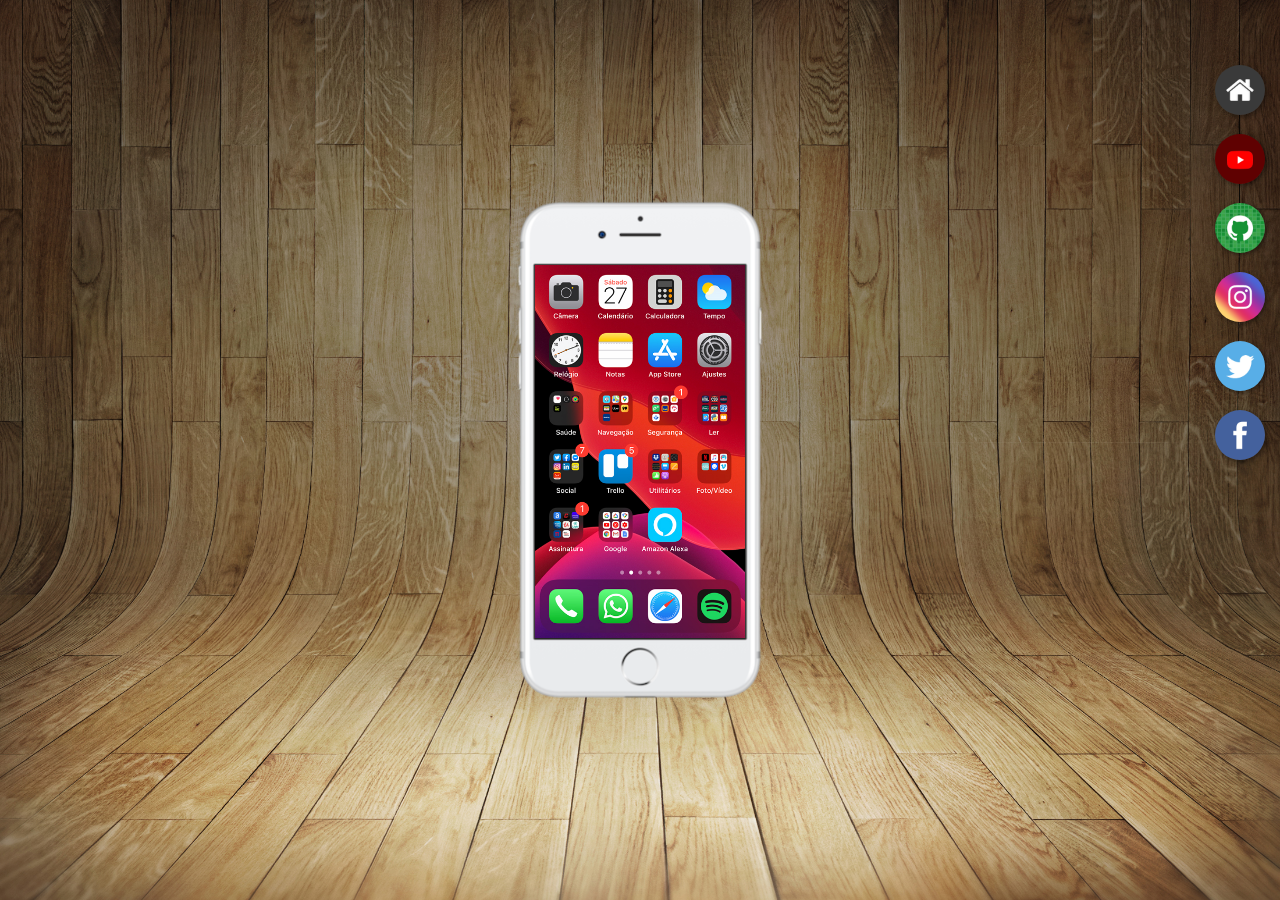
<file: index.html>
<!DOCTYPE html>
<html lang="pt-br">
<head>
    <meta charset="UTF-8">
    <meta http-equiv="X-UA-Compatible" content="IE=edge">
    <meta name="viewport" content="width=device-width, initial-scale=1.0">
    <title>Projeto Redes Sociais</title>
    <link rel="shortcut icon" href="favicon.ico" type="image/x-icon">
    <link rel="stylesheet" href="./estilos/style.css">
</head>
<body>
    <main>
        <section id="telefone">
            <iframe src="home.html" frameborder="0" name="tela" id="tela">
                Não foi possível carregar o iframe
            </iframe>
        </section>
        <section id="redes-sociais">
            <a href="home.html" target="tela"><img src="imagens/logo-home.jpg" alt="Home"></a>
            <a href="youtube.html" target="tela"><img src="imagens/logo-youtube.jpg" alt="Youtube"></a>
            <a href="github.html" target="tela"><img src="imagens/logo-github.jpg" alt="GitHub"></a>
            <a href="instagram.html" target="tela"><img src="imagens/logo-instagram.jpg" alt="Instagram"></a>
            <a href="twitter.html" target="tela"><img src="imagens/logo-twitter.jpg" alt="Twitter"></a>
            <a href="facebook.html" target="tela"><img src="imagens/logo-facebook.jpg" alt="Facebook"></a>
        </section>
    </main>
</body>
</html>
</file>
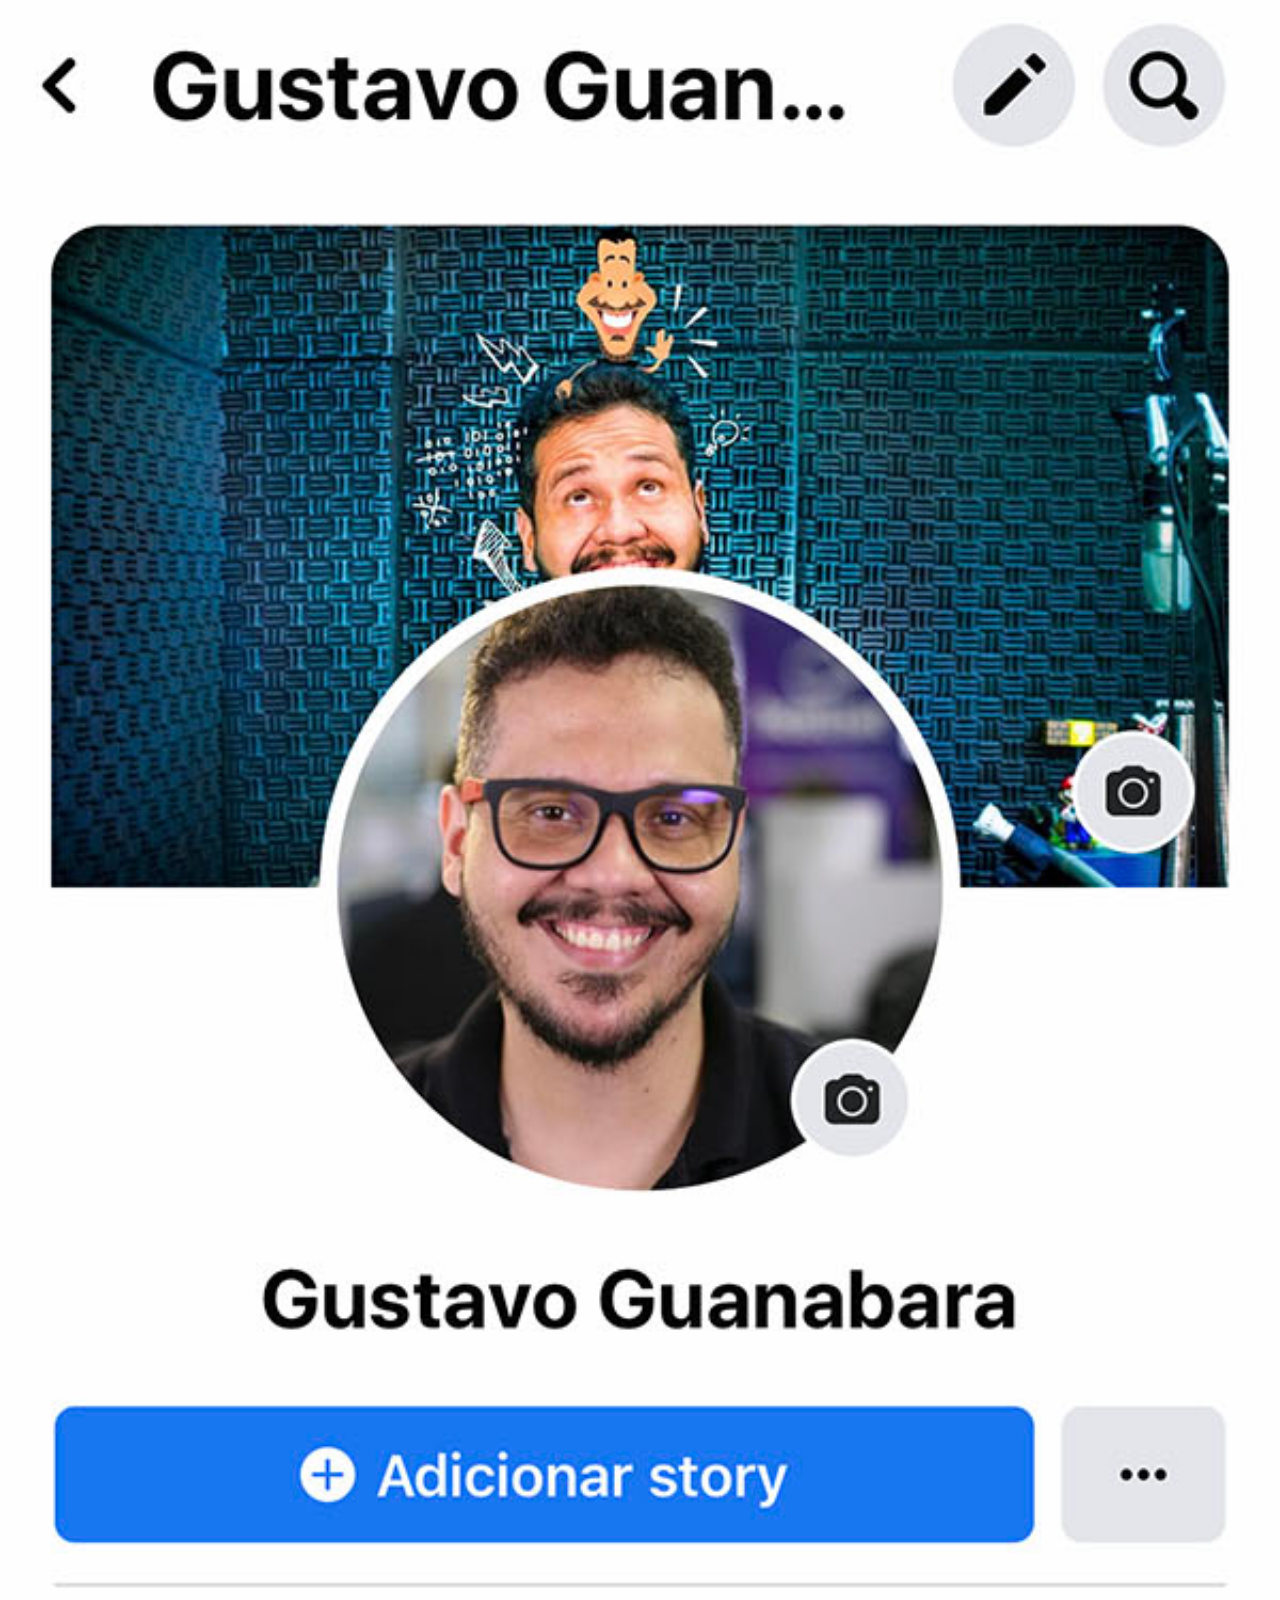
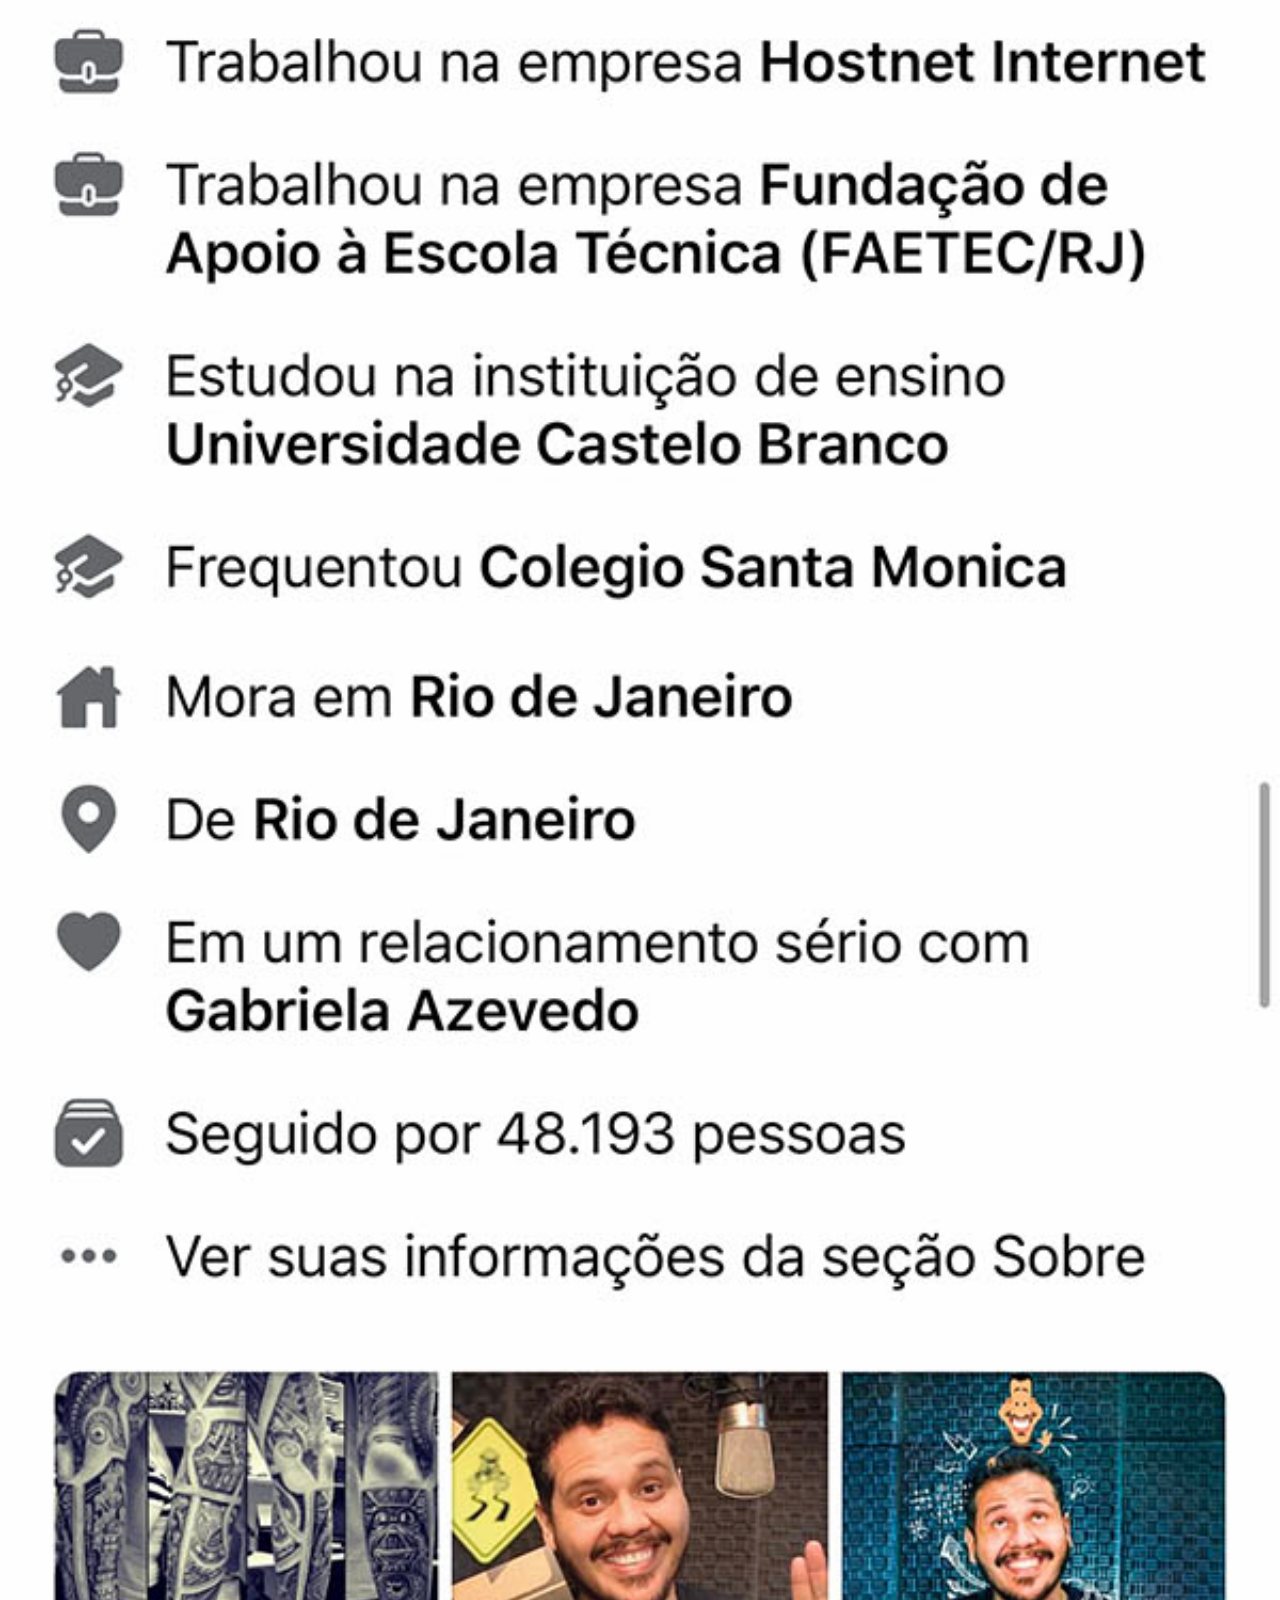
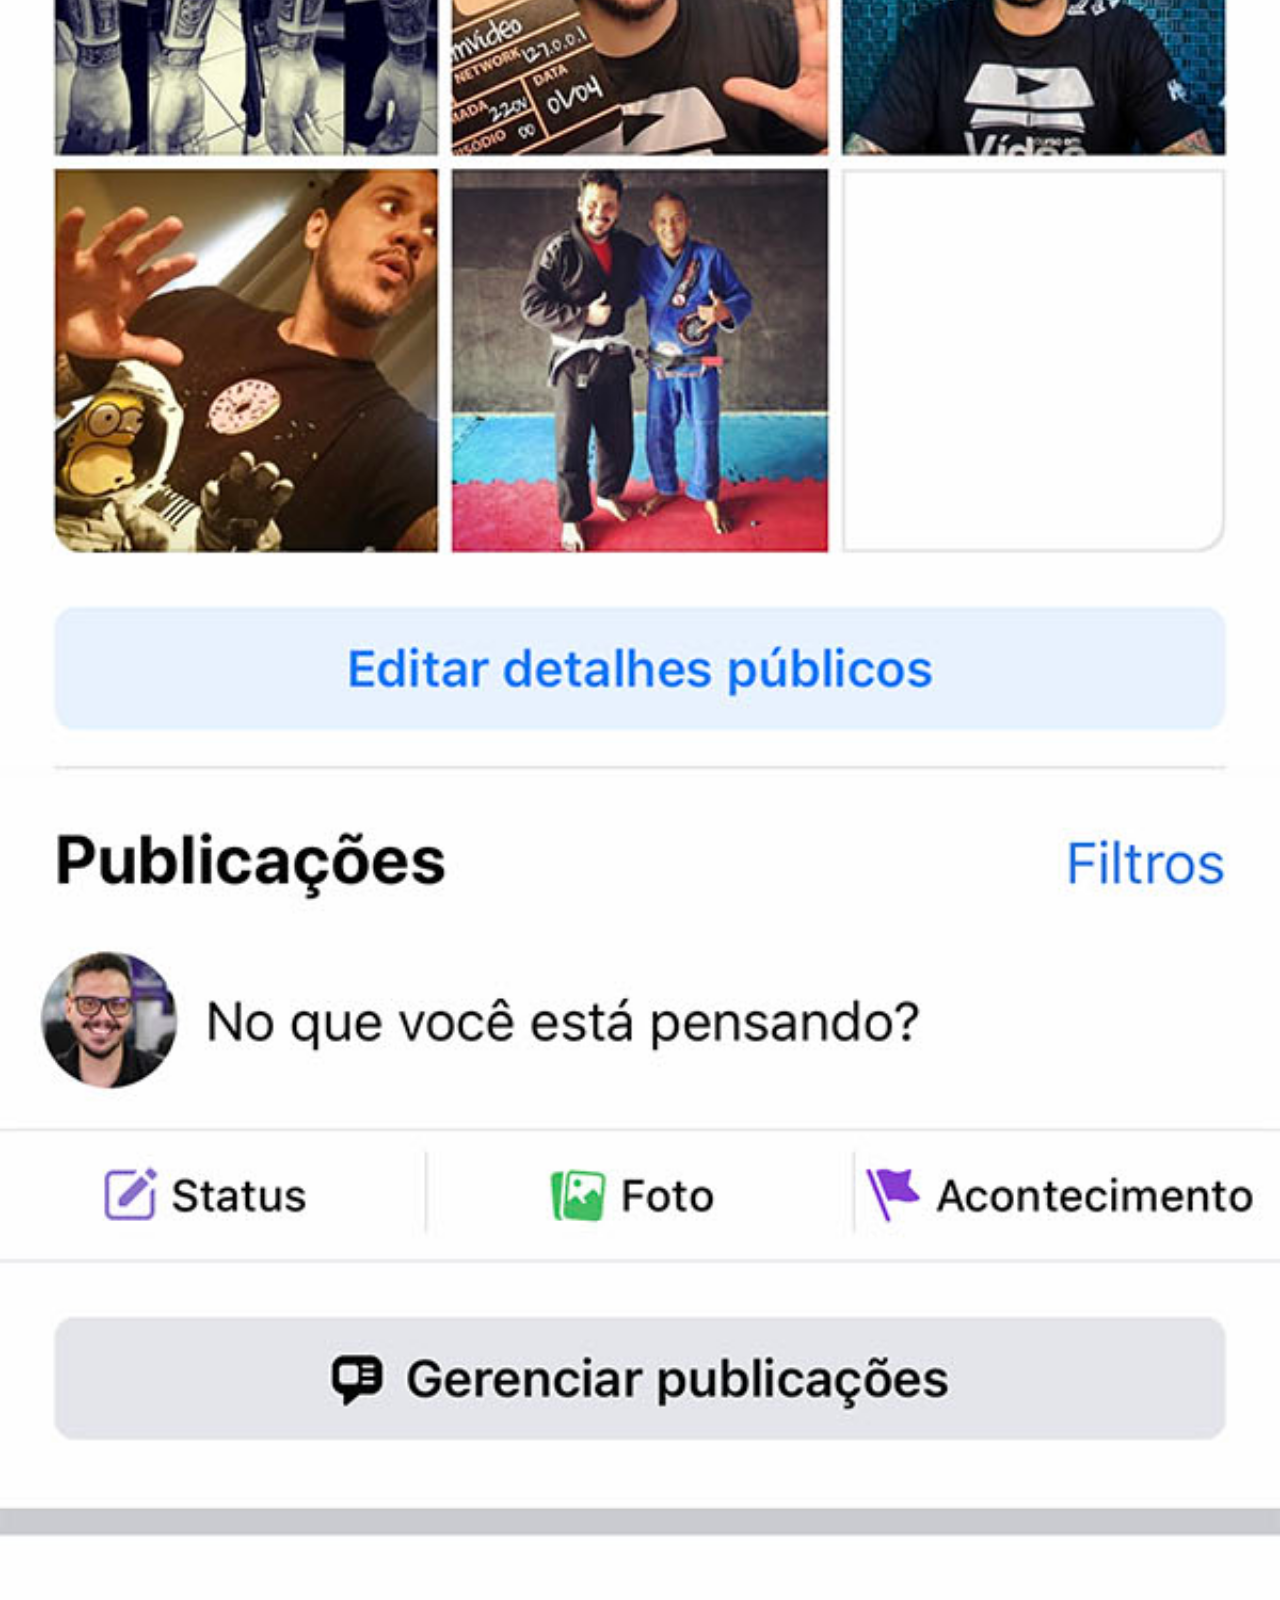
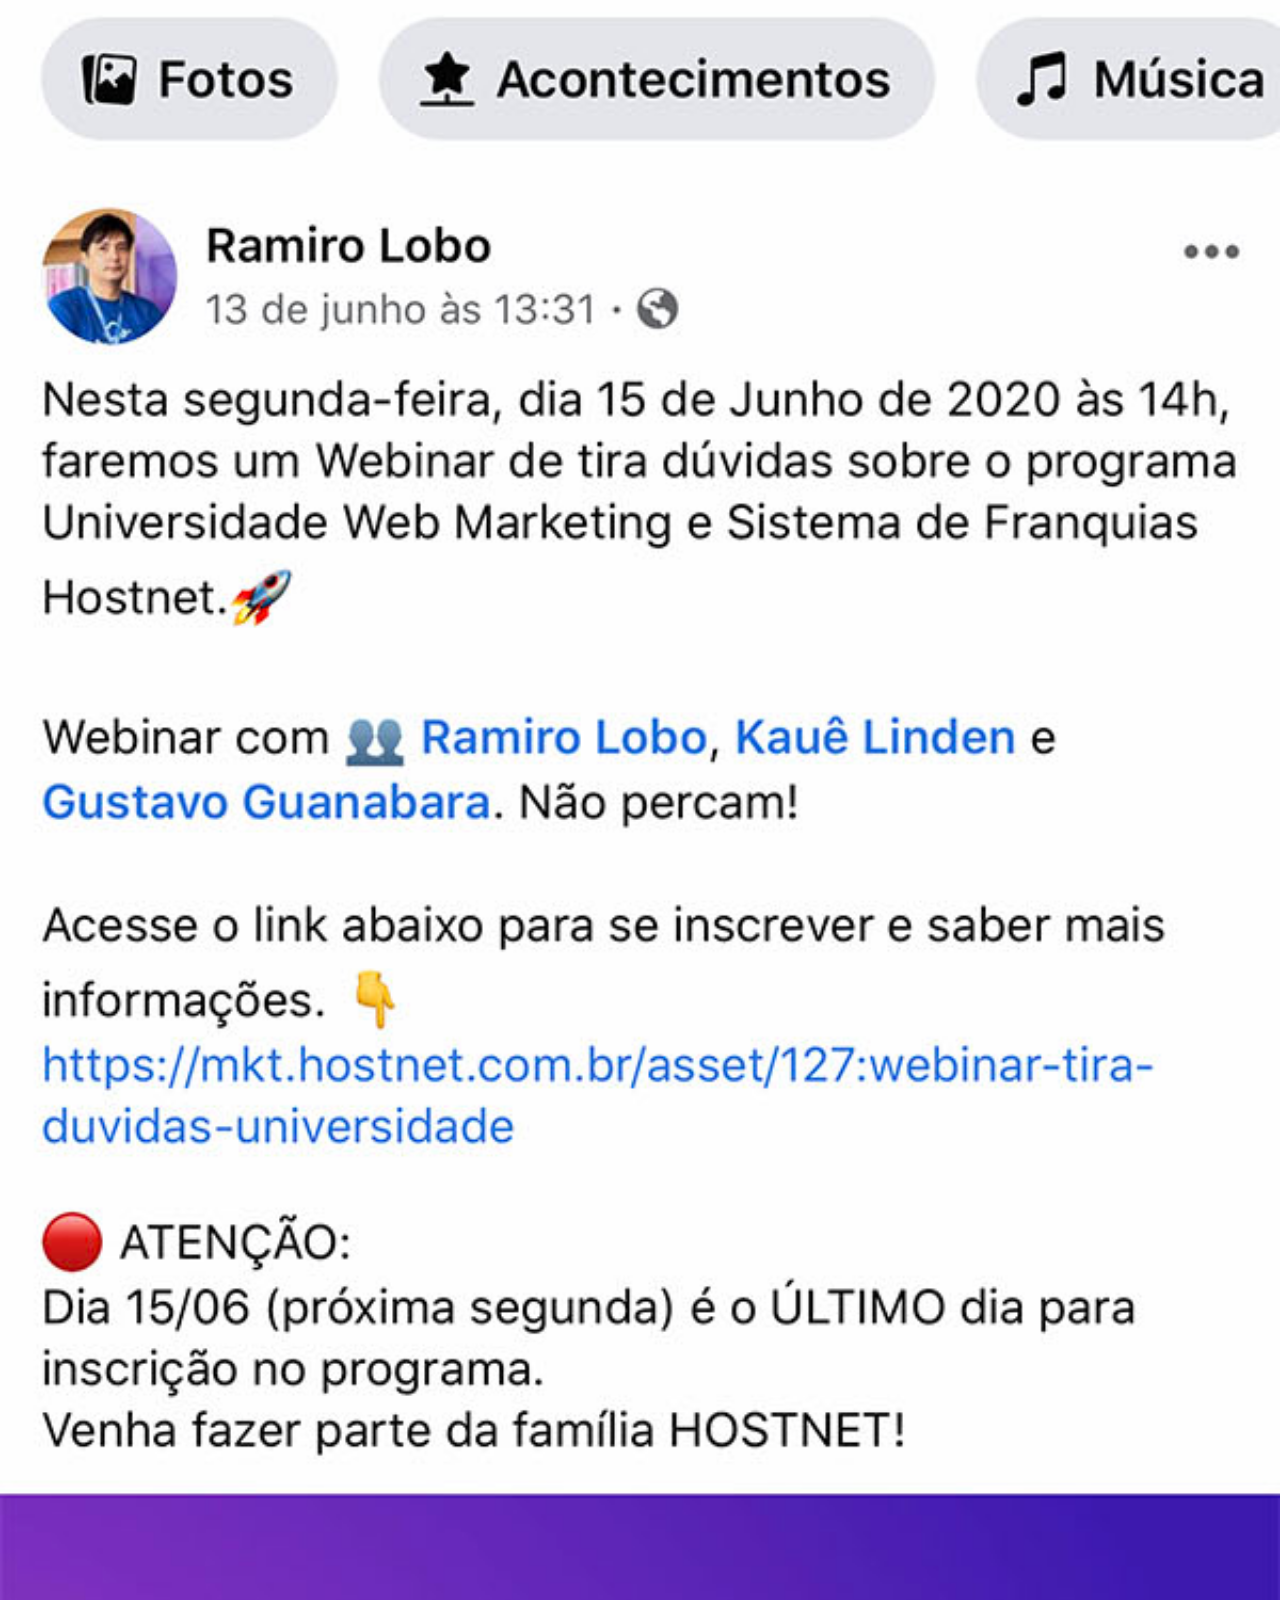
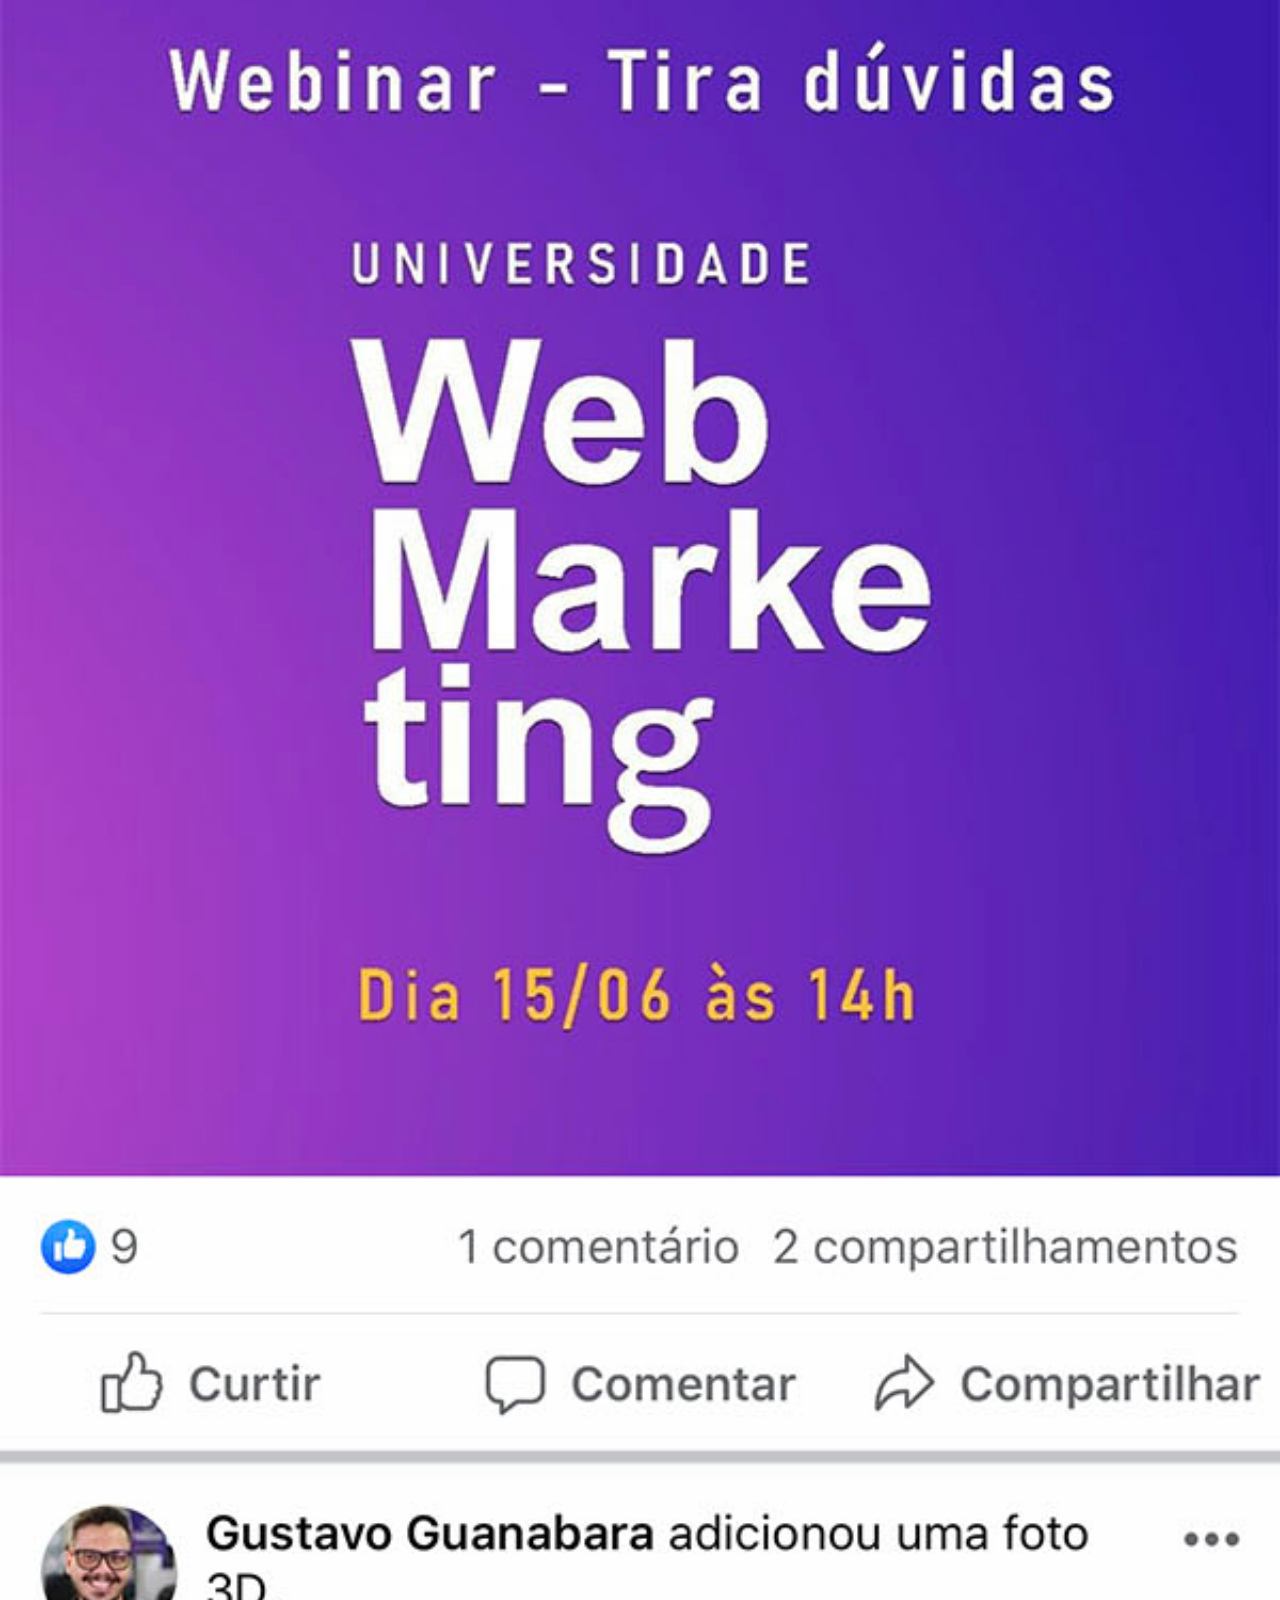
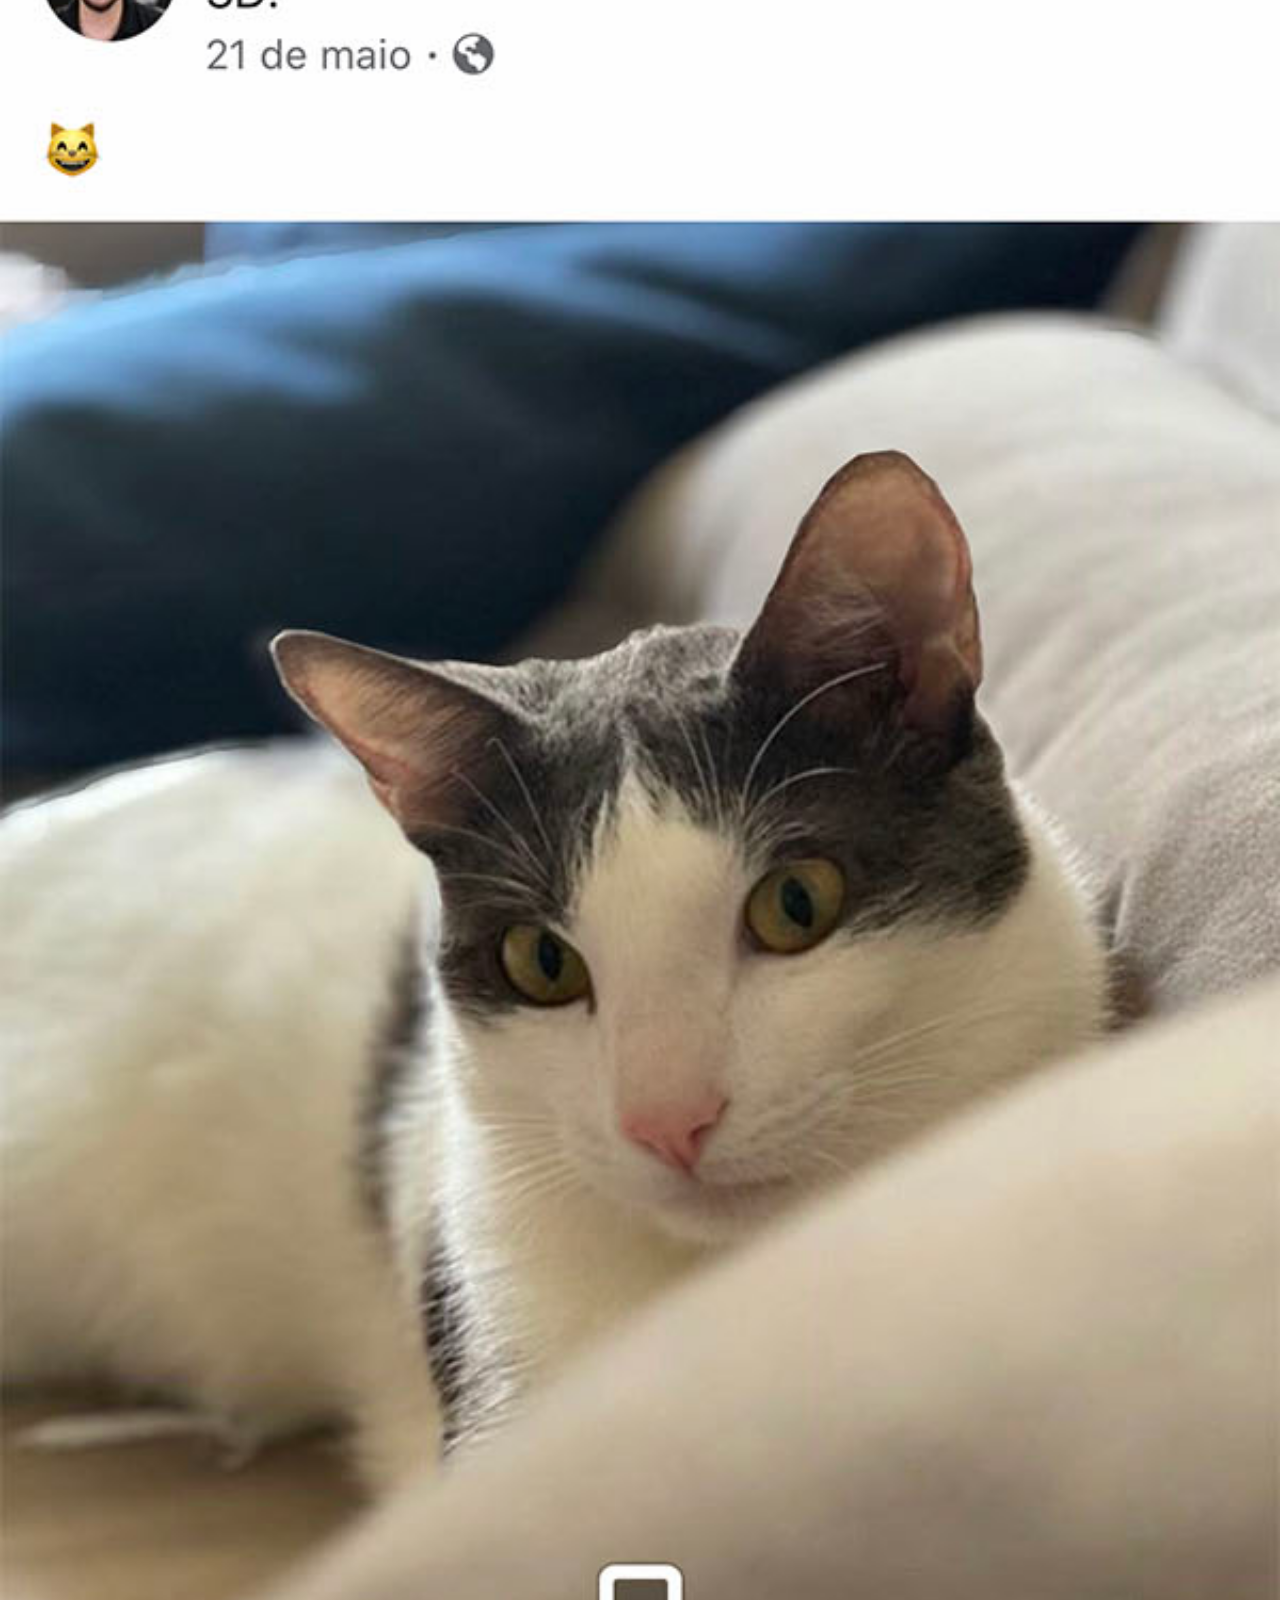
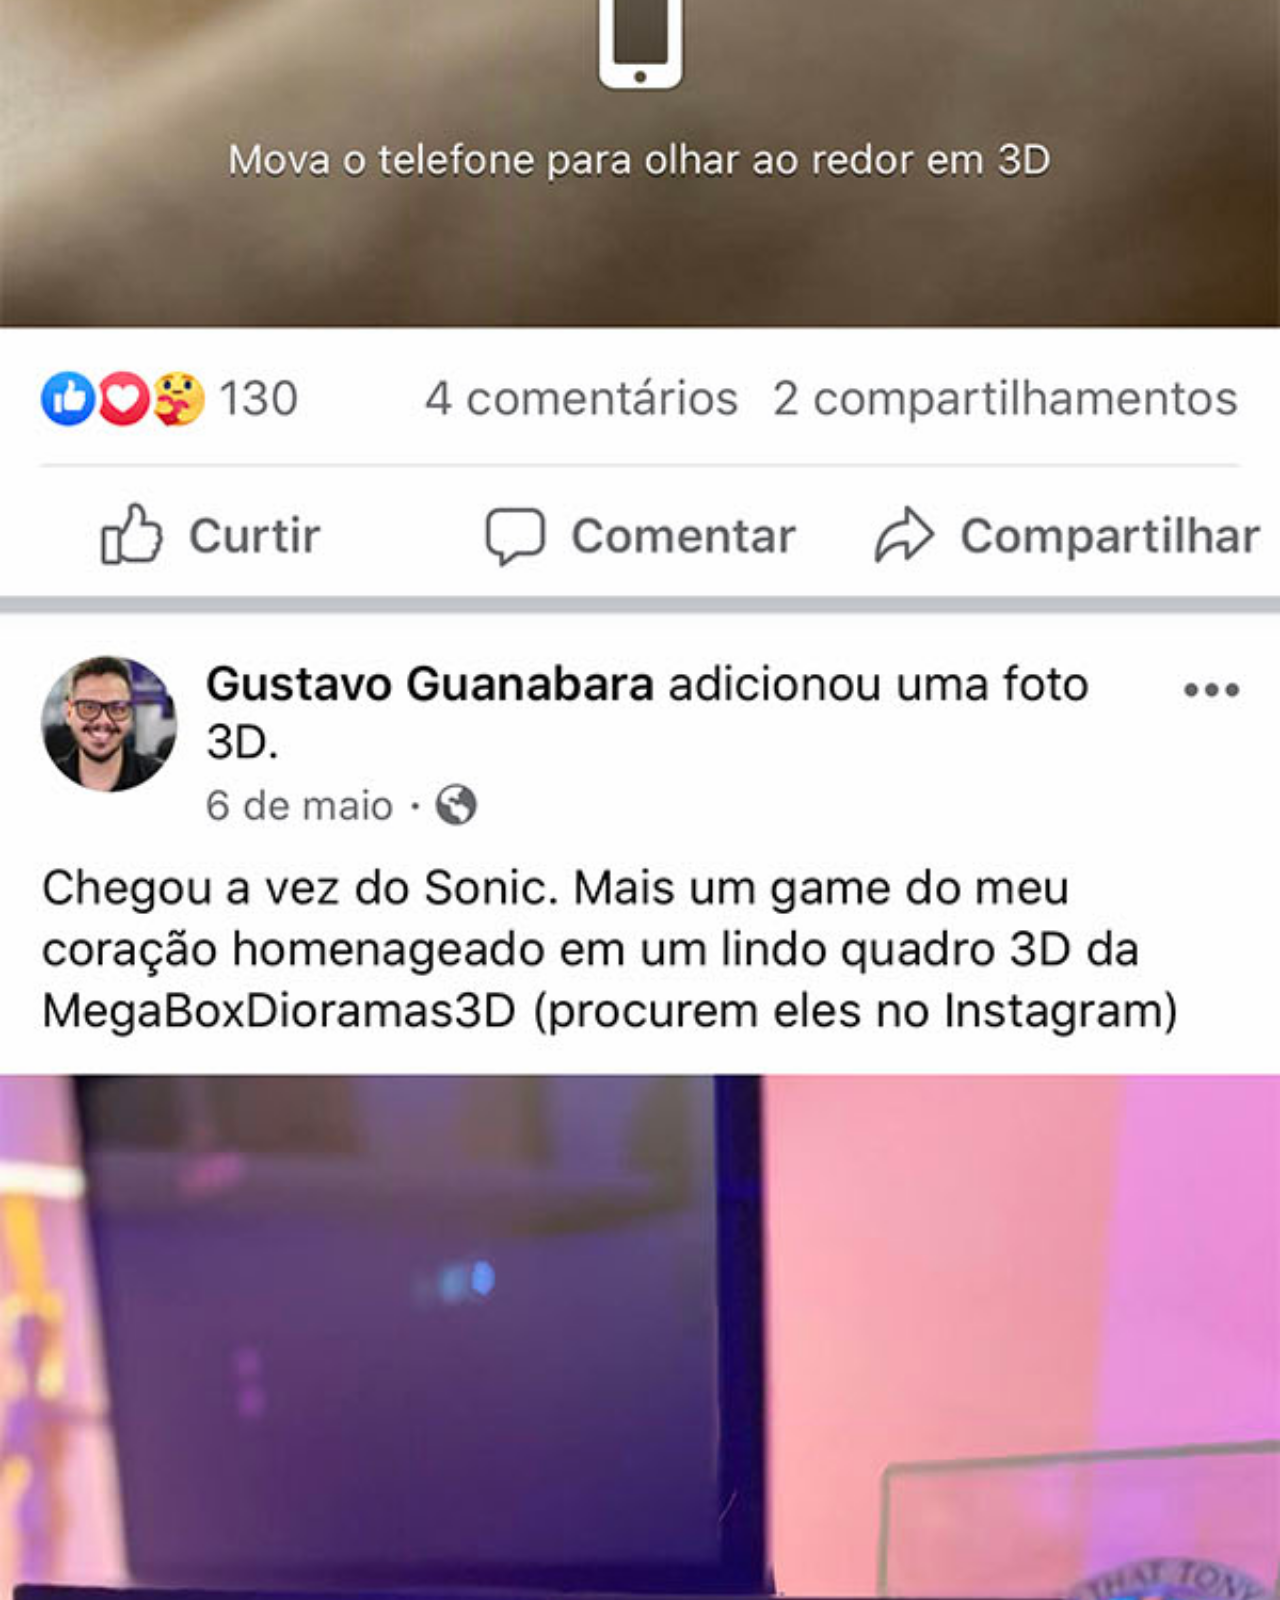
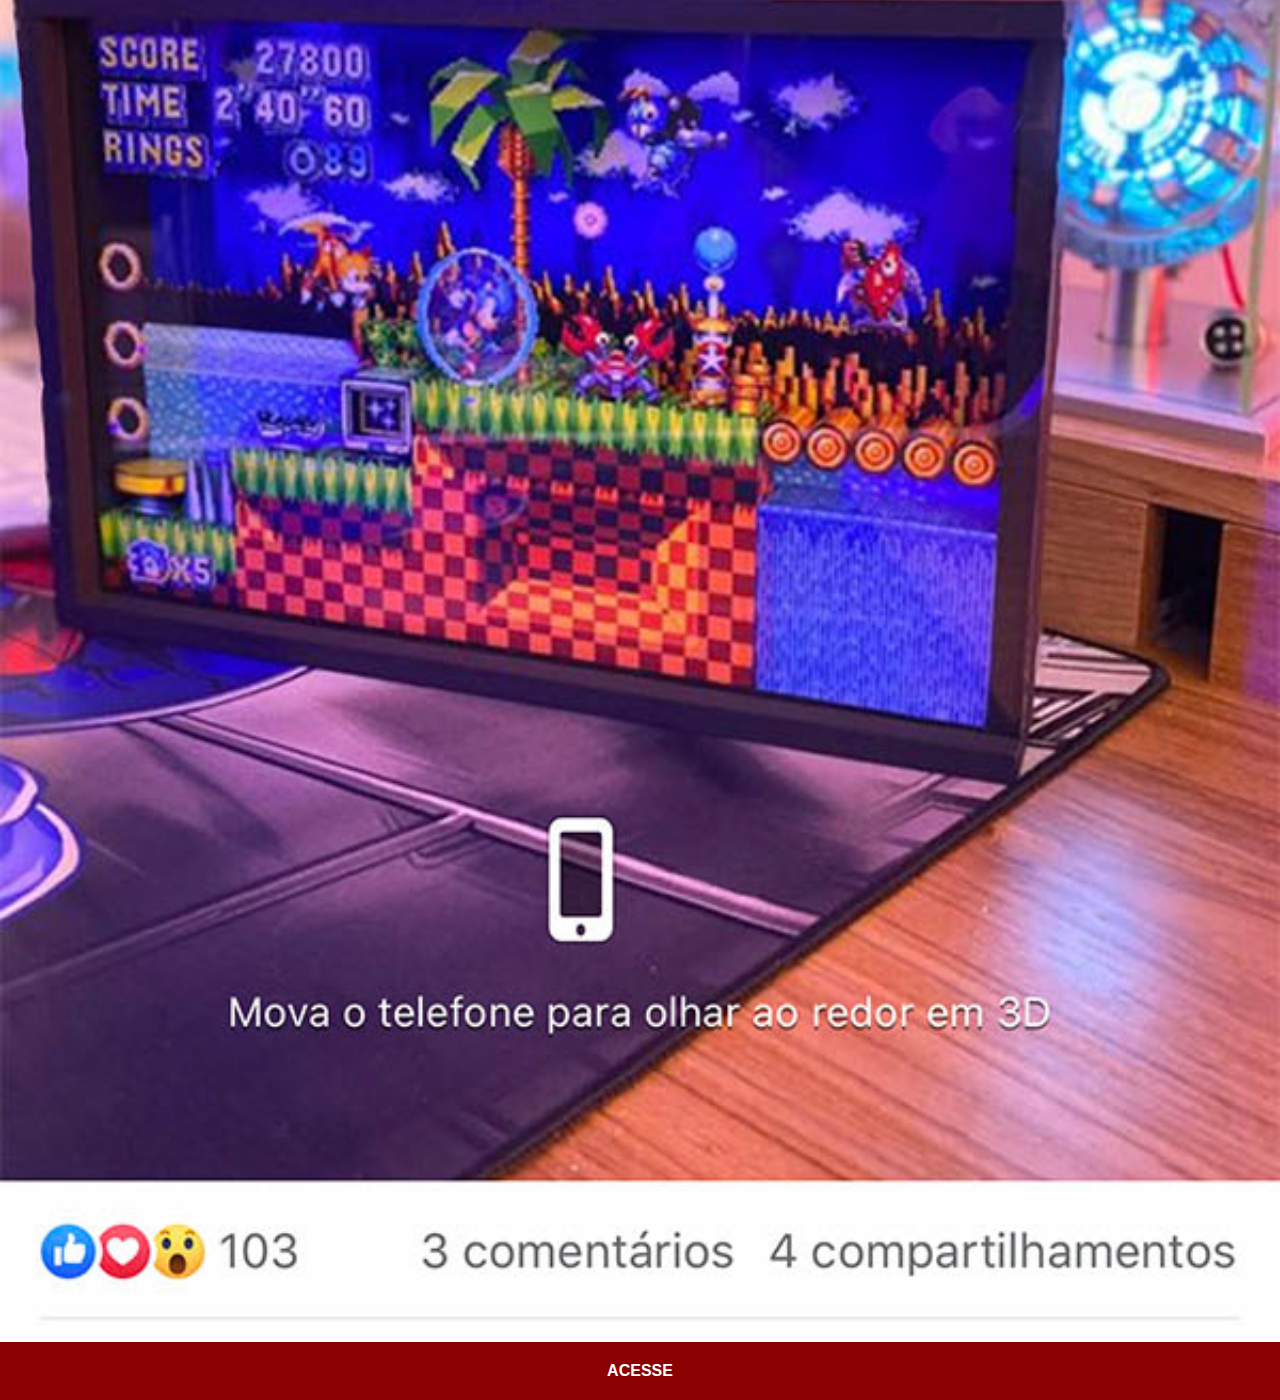
<file: facebook.html>
<!DOCTYPE html>
<html lang="pt-br">
<head>
    <meta charset="UTF-8">
    <meta http-equiv="X-UA-Compatible" content="IE=edge">
    <meta name="viewport" content="width=device-width, initial-scale=1.0">
    <title>Facebook</title>
    <link rel="stylesheet" href="estilos/social.css">
</head>
<body>
    <img src="imagens/tela-facebook.jpg" alt="Facebook">
    <a href="https://www.facebook.com/gustavoguanabara/?locale=pt_BR" target="_blank">ACESSE</a>    
</body>
</html>
</file>
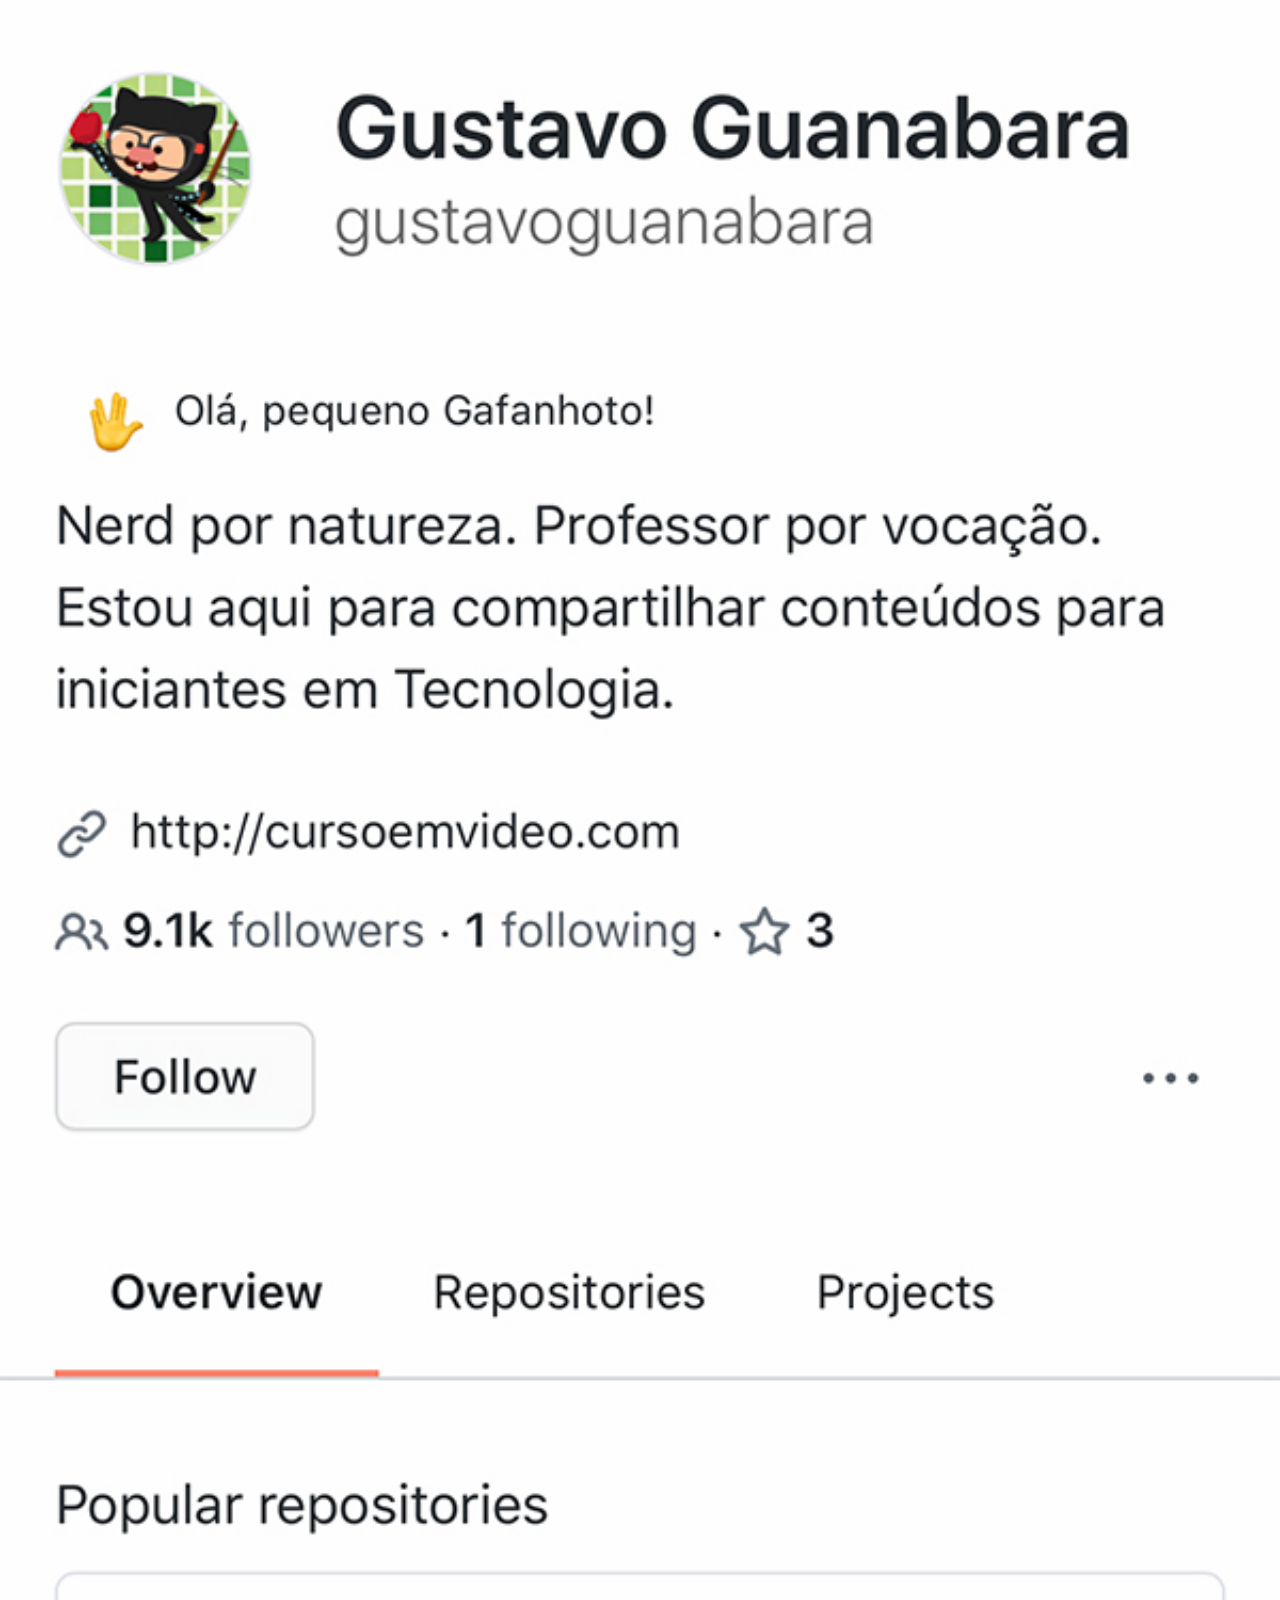
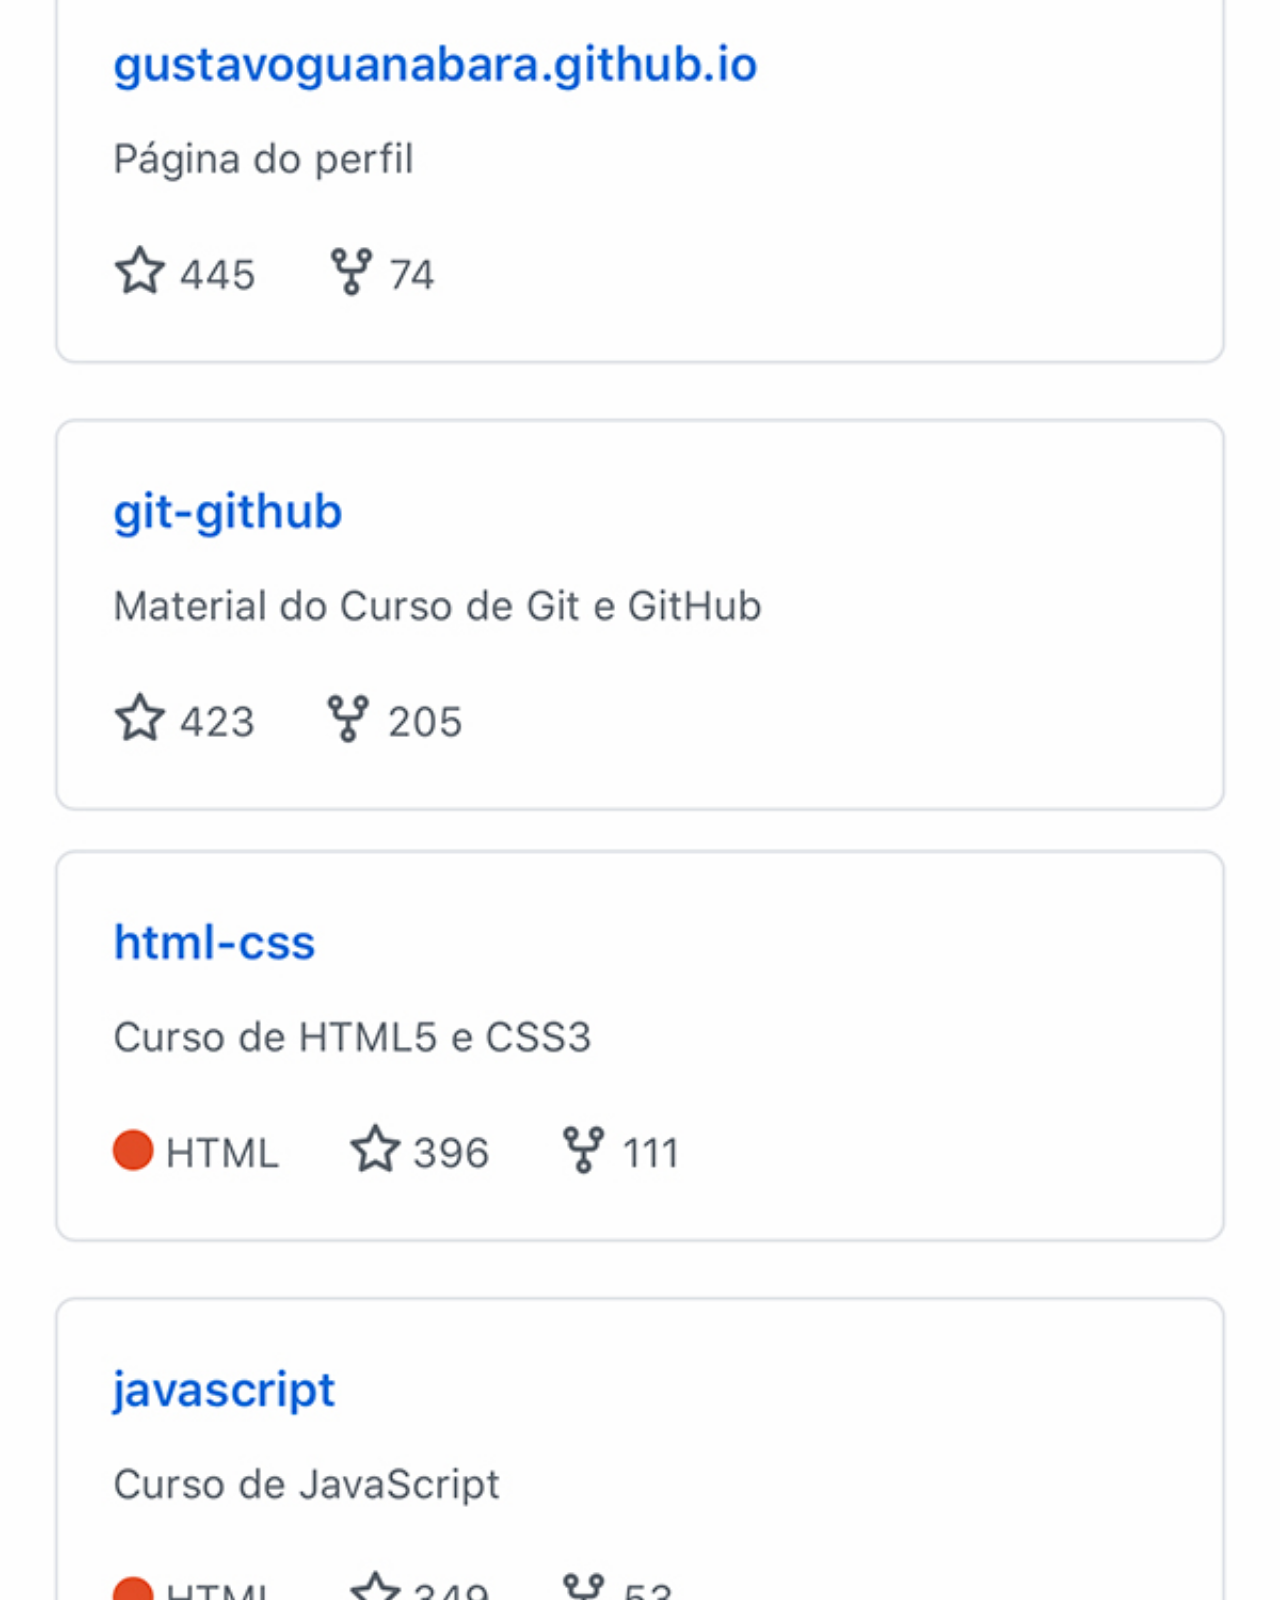
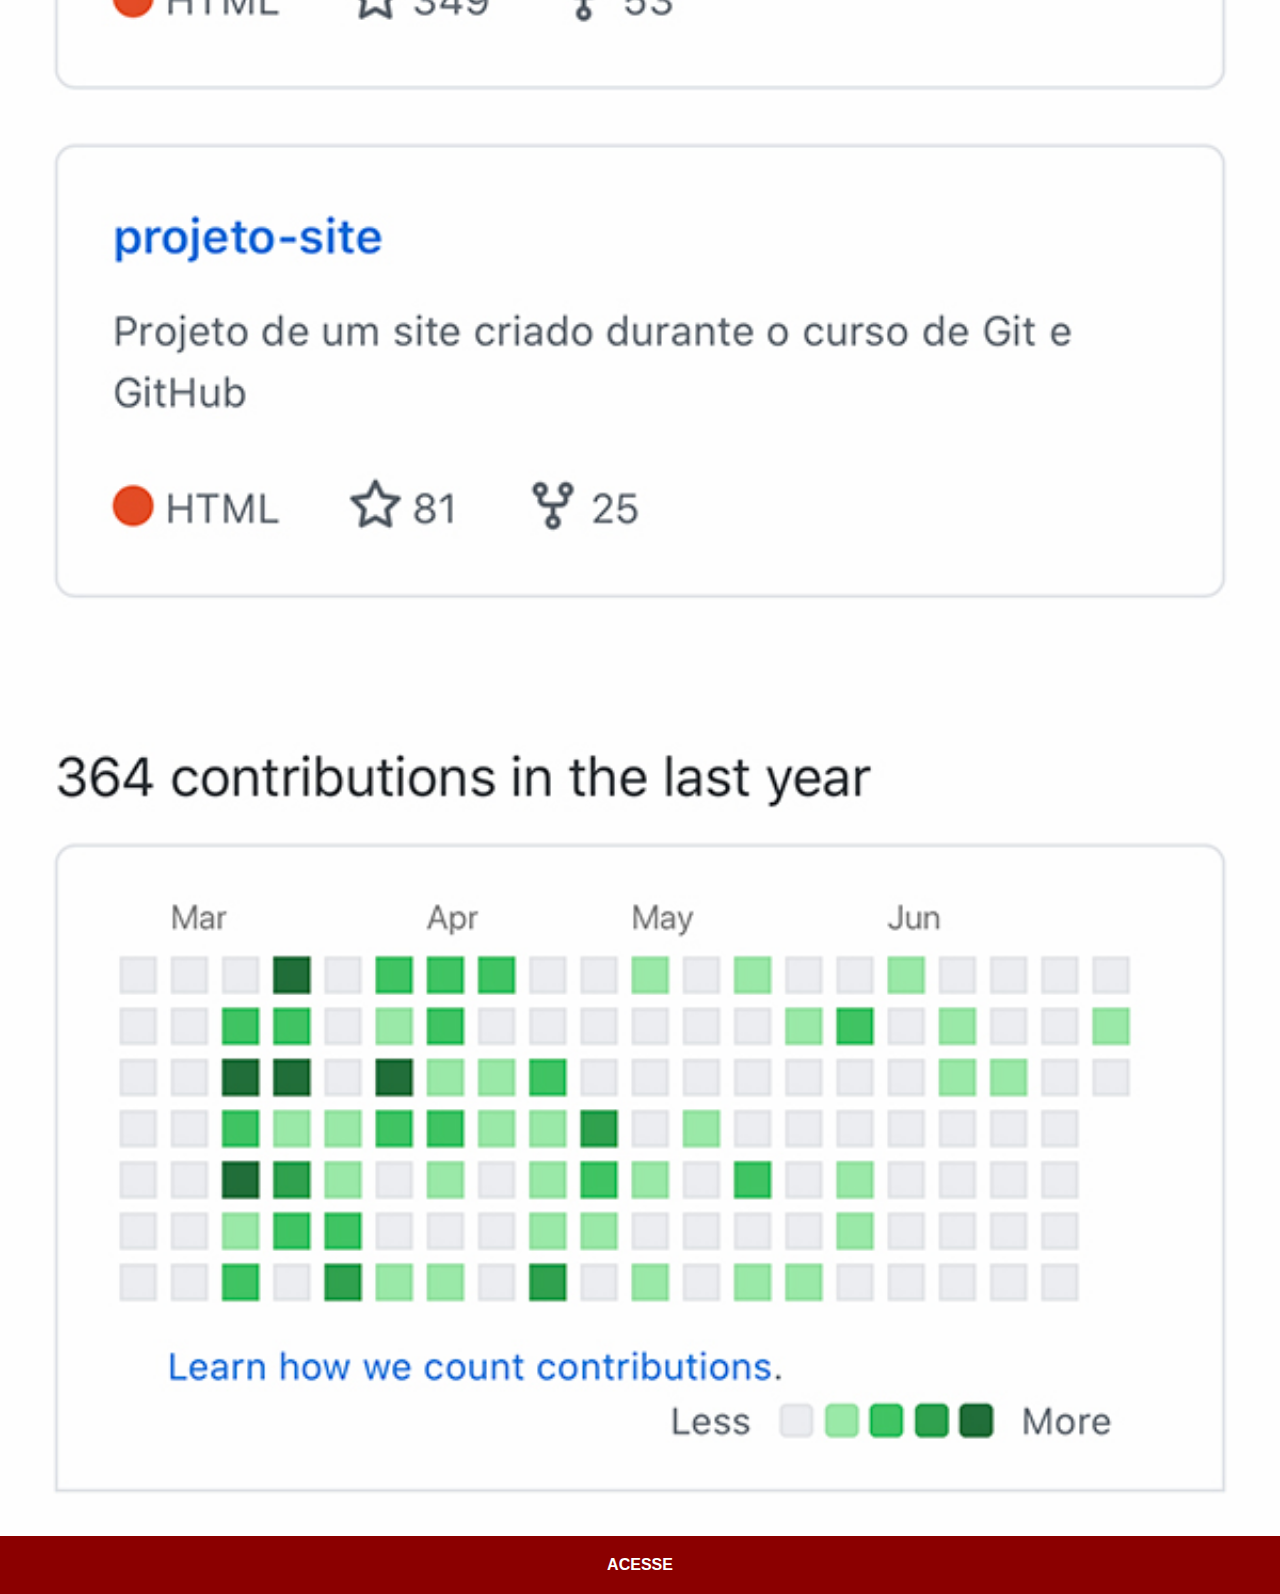
<file: github.html>
<!DOCTYPE html>
<html lang="pt-br">
<head>
    <meta charset="UTF-8">
    <meta http-equiv="X-UA-Compatible" content="IE=edge">
    <meta name="viewport" content="width=device-width, initial-scale=1.0">
    <title>GitHub</title>
    <link rel="stylesheet" href="estilos/social.css">
</head>
<body>
    <img src="imagens/tela-github.jpg" alt="GitHub">   
    <a href="https://github.com/gustavoguanabara" target="_blank">ACESSE</a> 
</body>
</html>
</file>
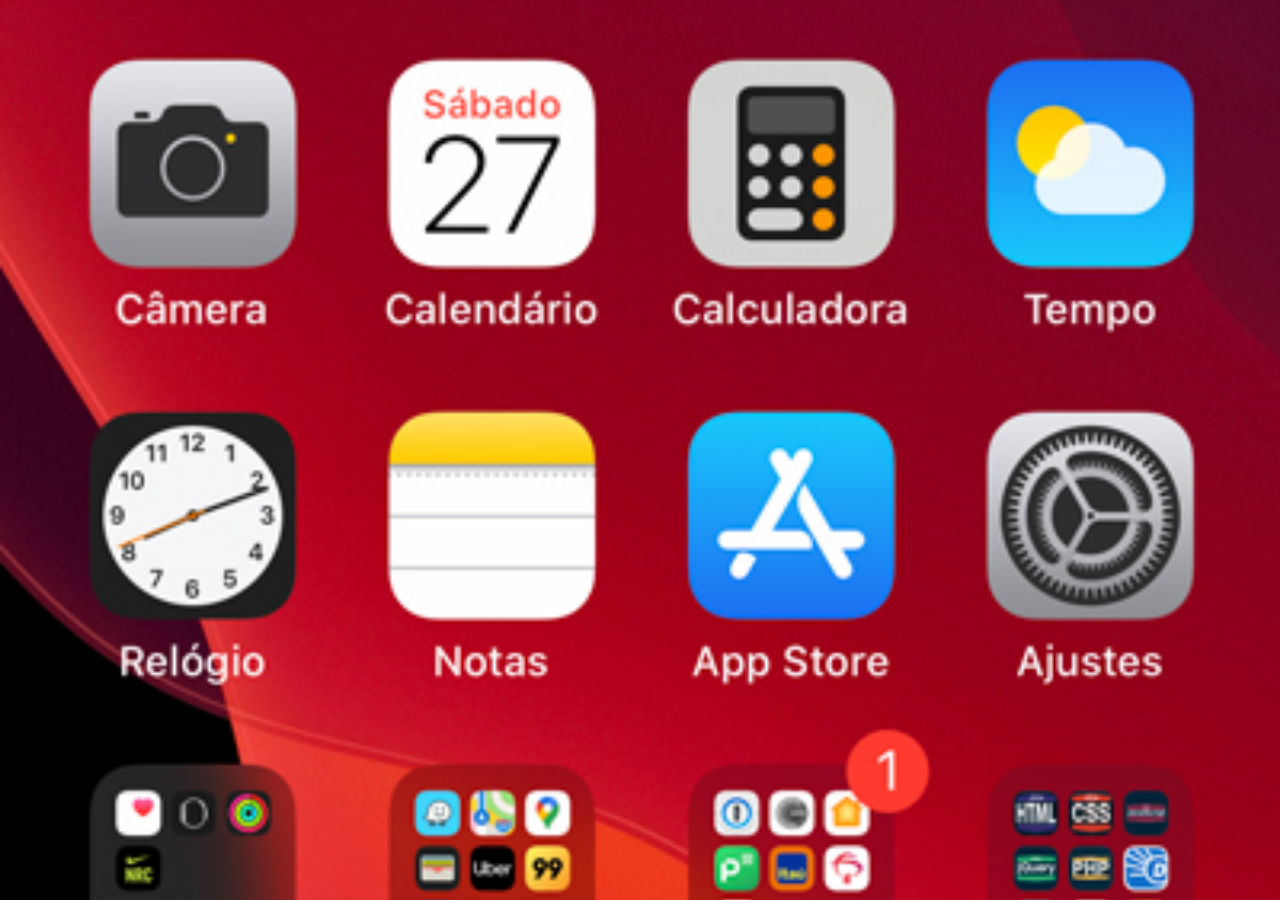
<file: home.html>
<!DOCTYPE html>
<html lang="pt-br">
<head>
    <meta charset="UTF-8">
    <meta http-equiv="X-UA-Compatible" content="IE=edge">
    <meta name="viewport" content="width=device-width, initial-scale=1.0">
    <title>HOME</title>
    <style>
        *{
            margin: 0px;
            padding: 0px;
        }

        body{
            width: 100vw;
            height: 100vh;
            background: black url('imagens/tela-home.jpg') top center no-repeat;
            background-size: cover;
        }
    </style>
</head>
<body>
    
</body>
</html>
</file>
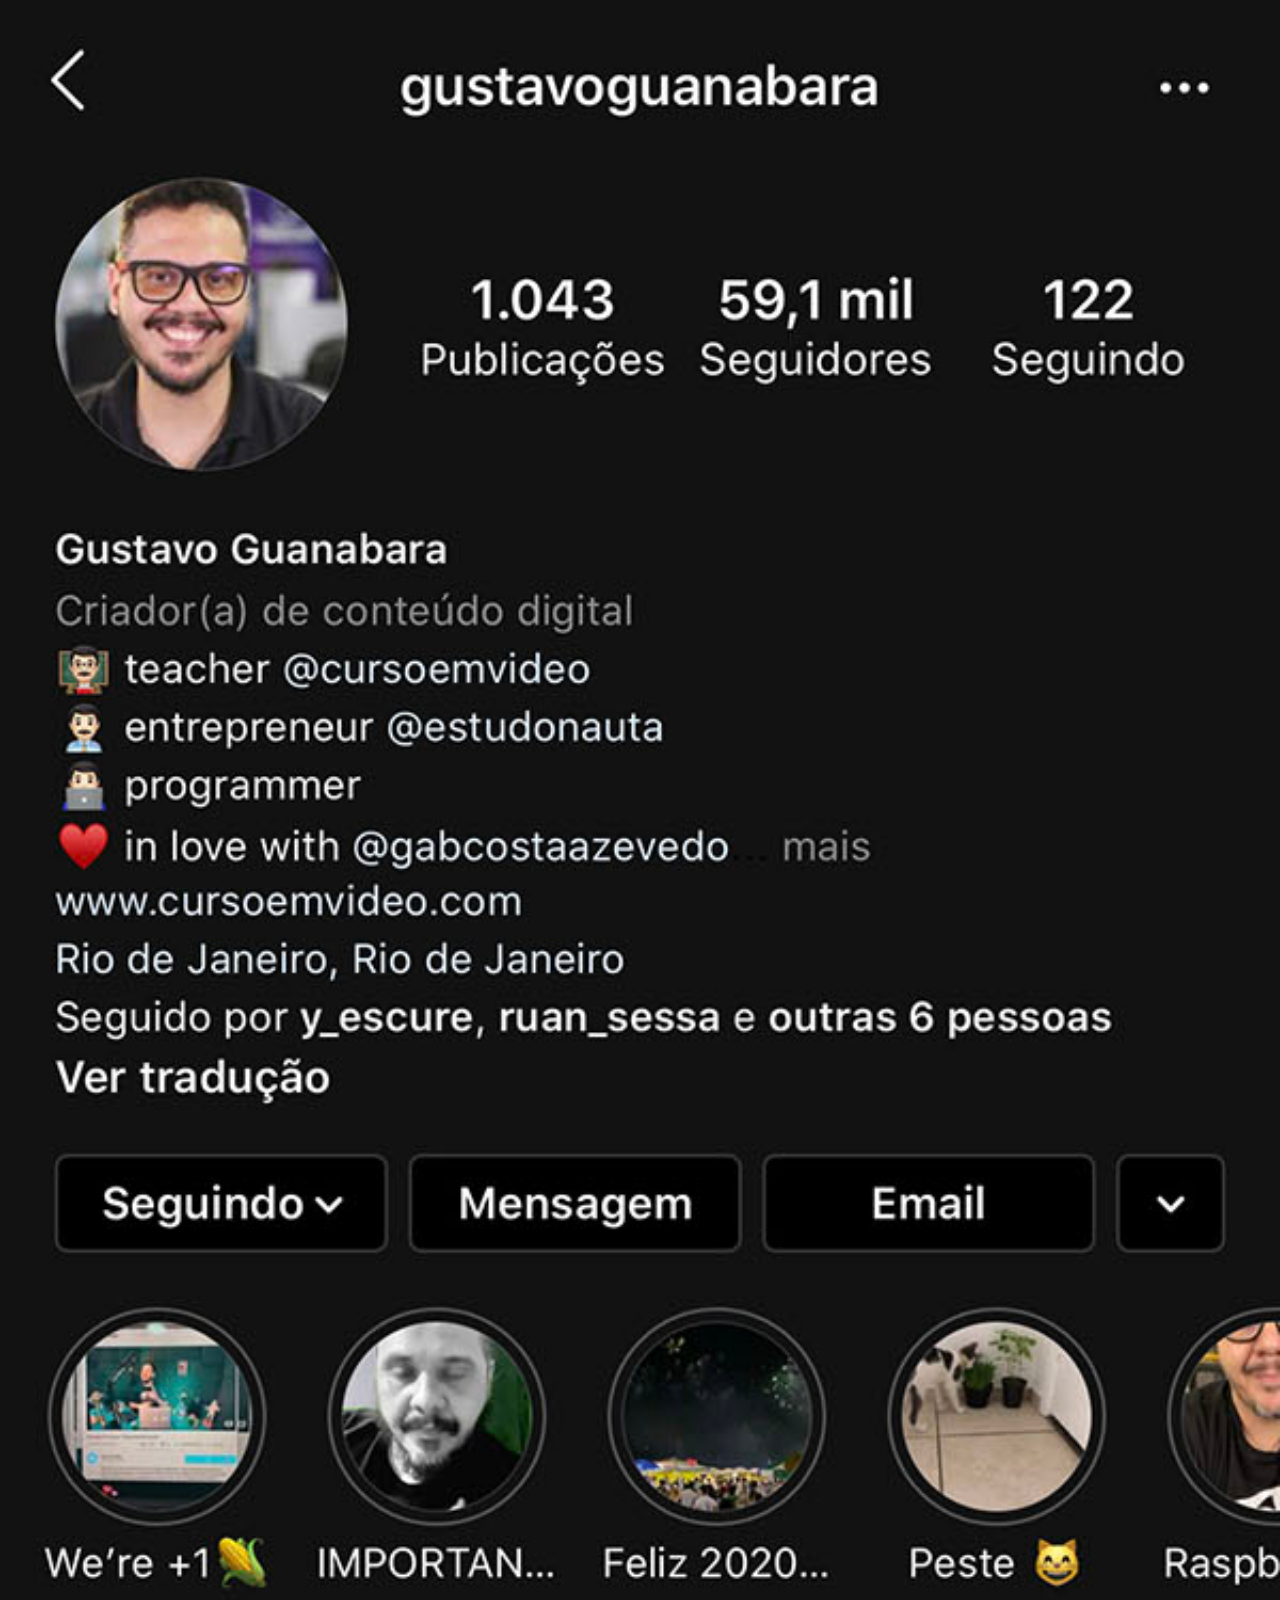
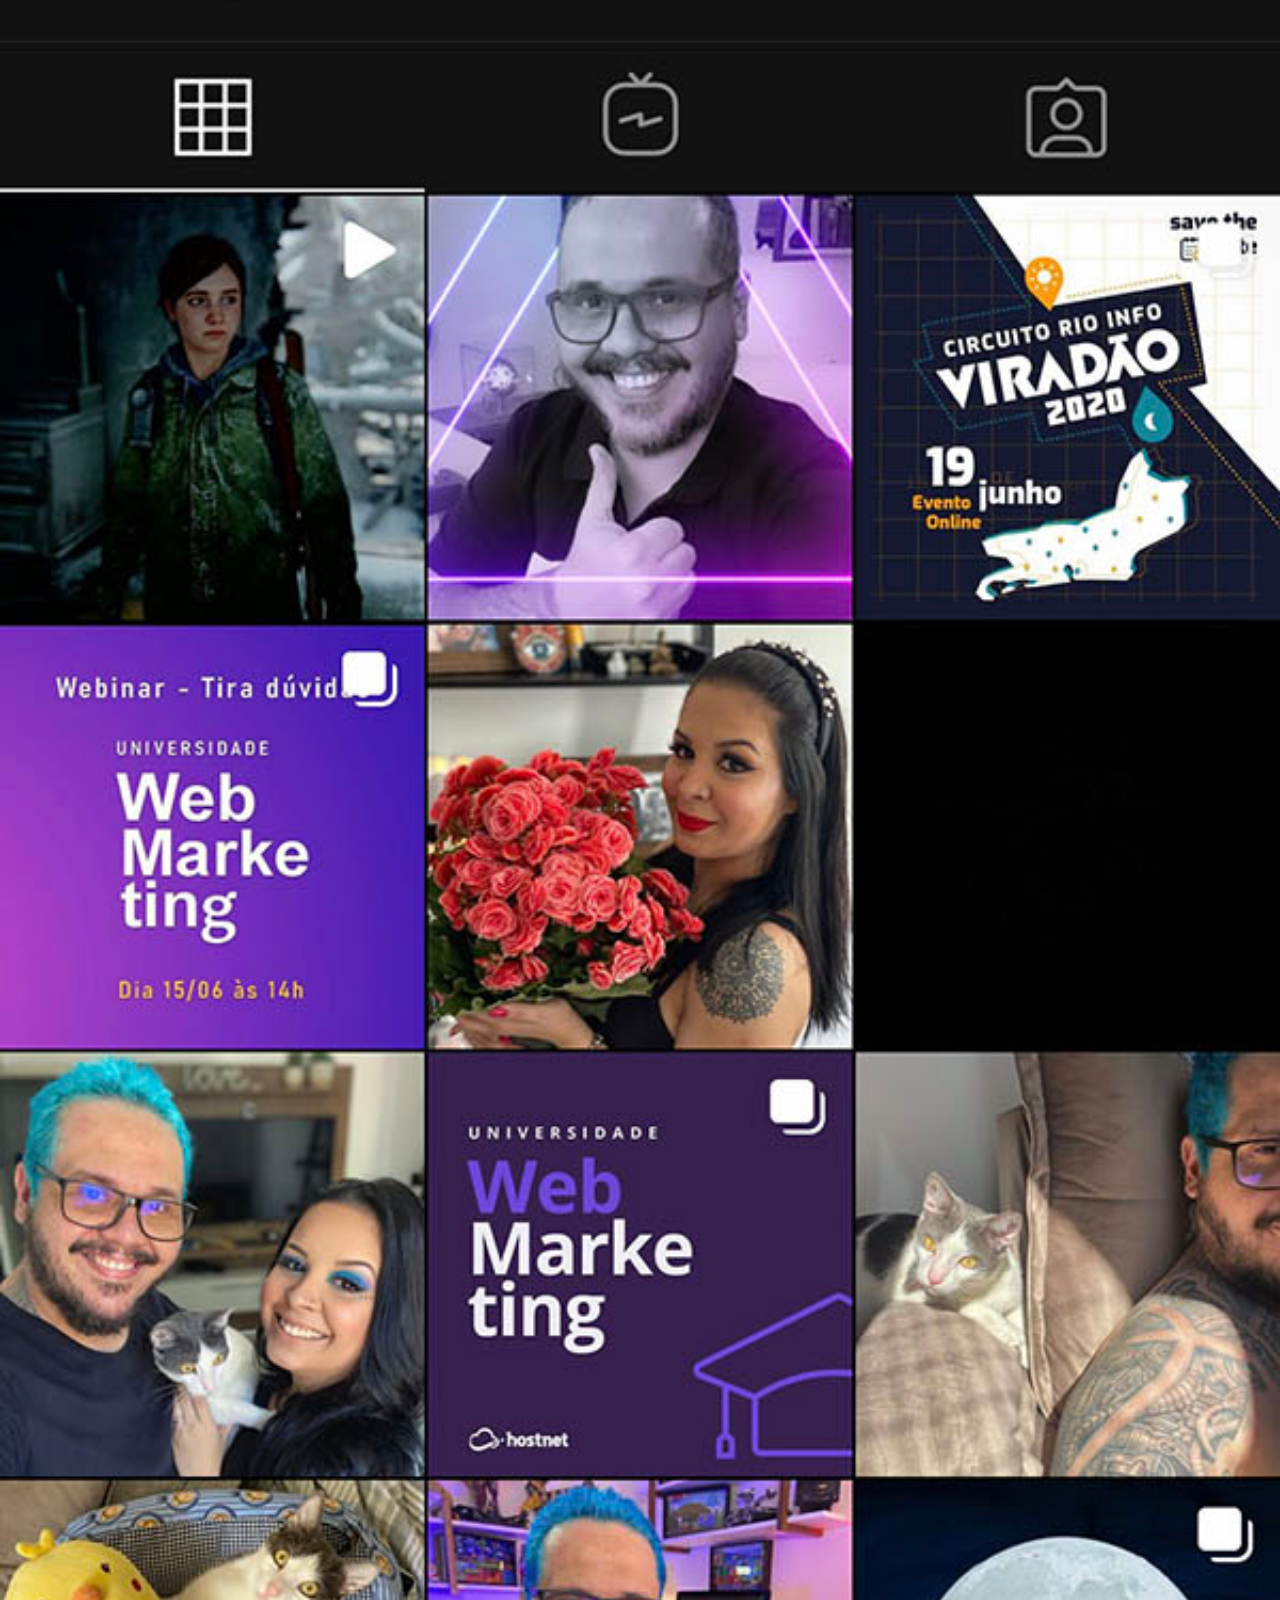
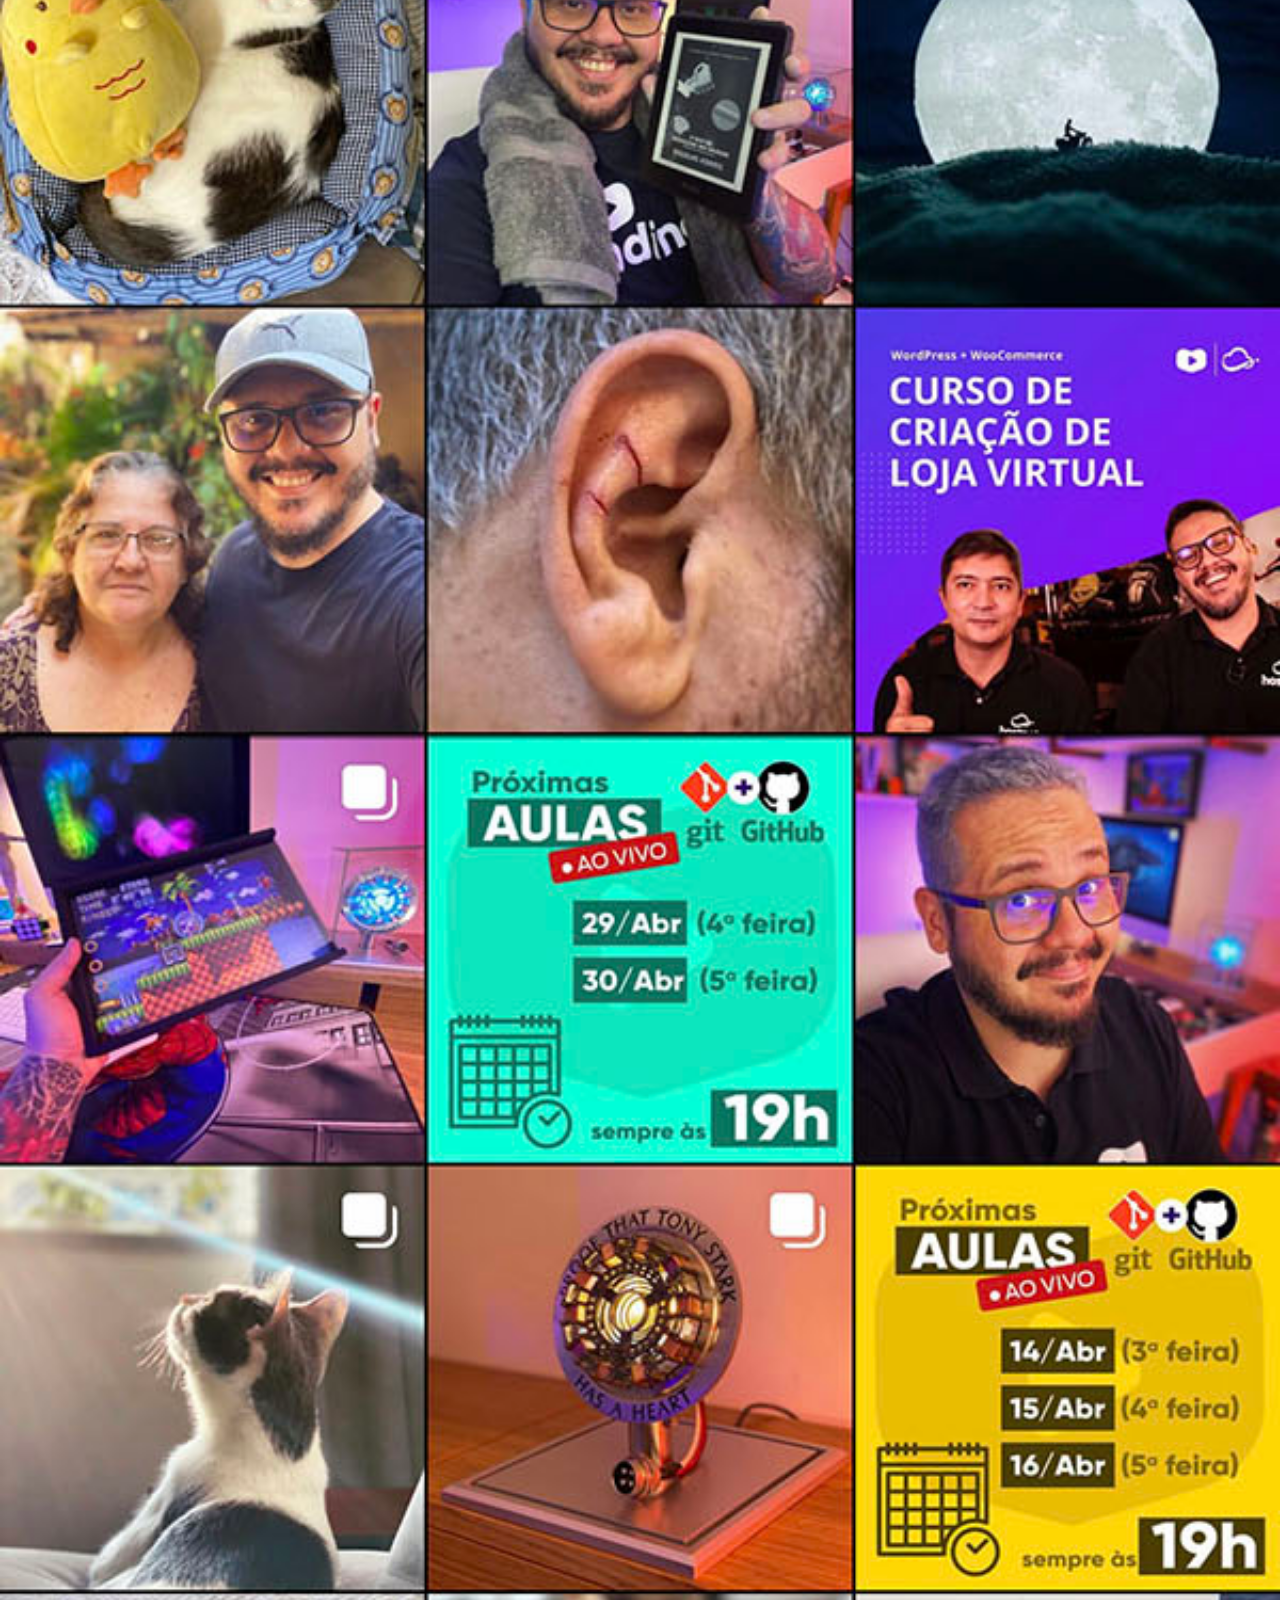
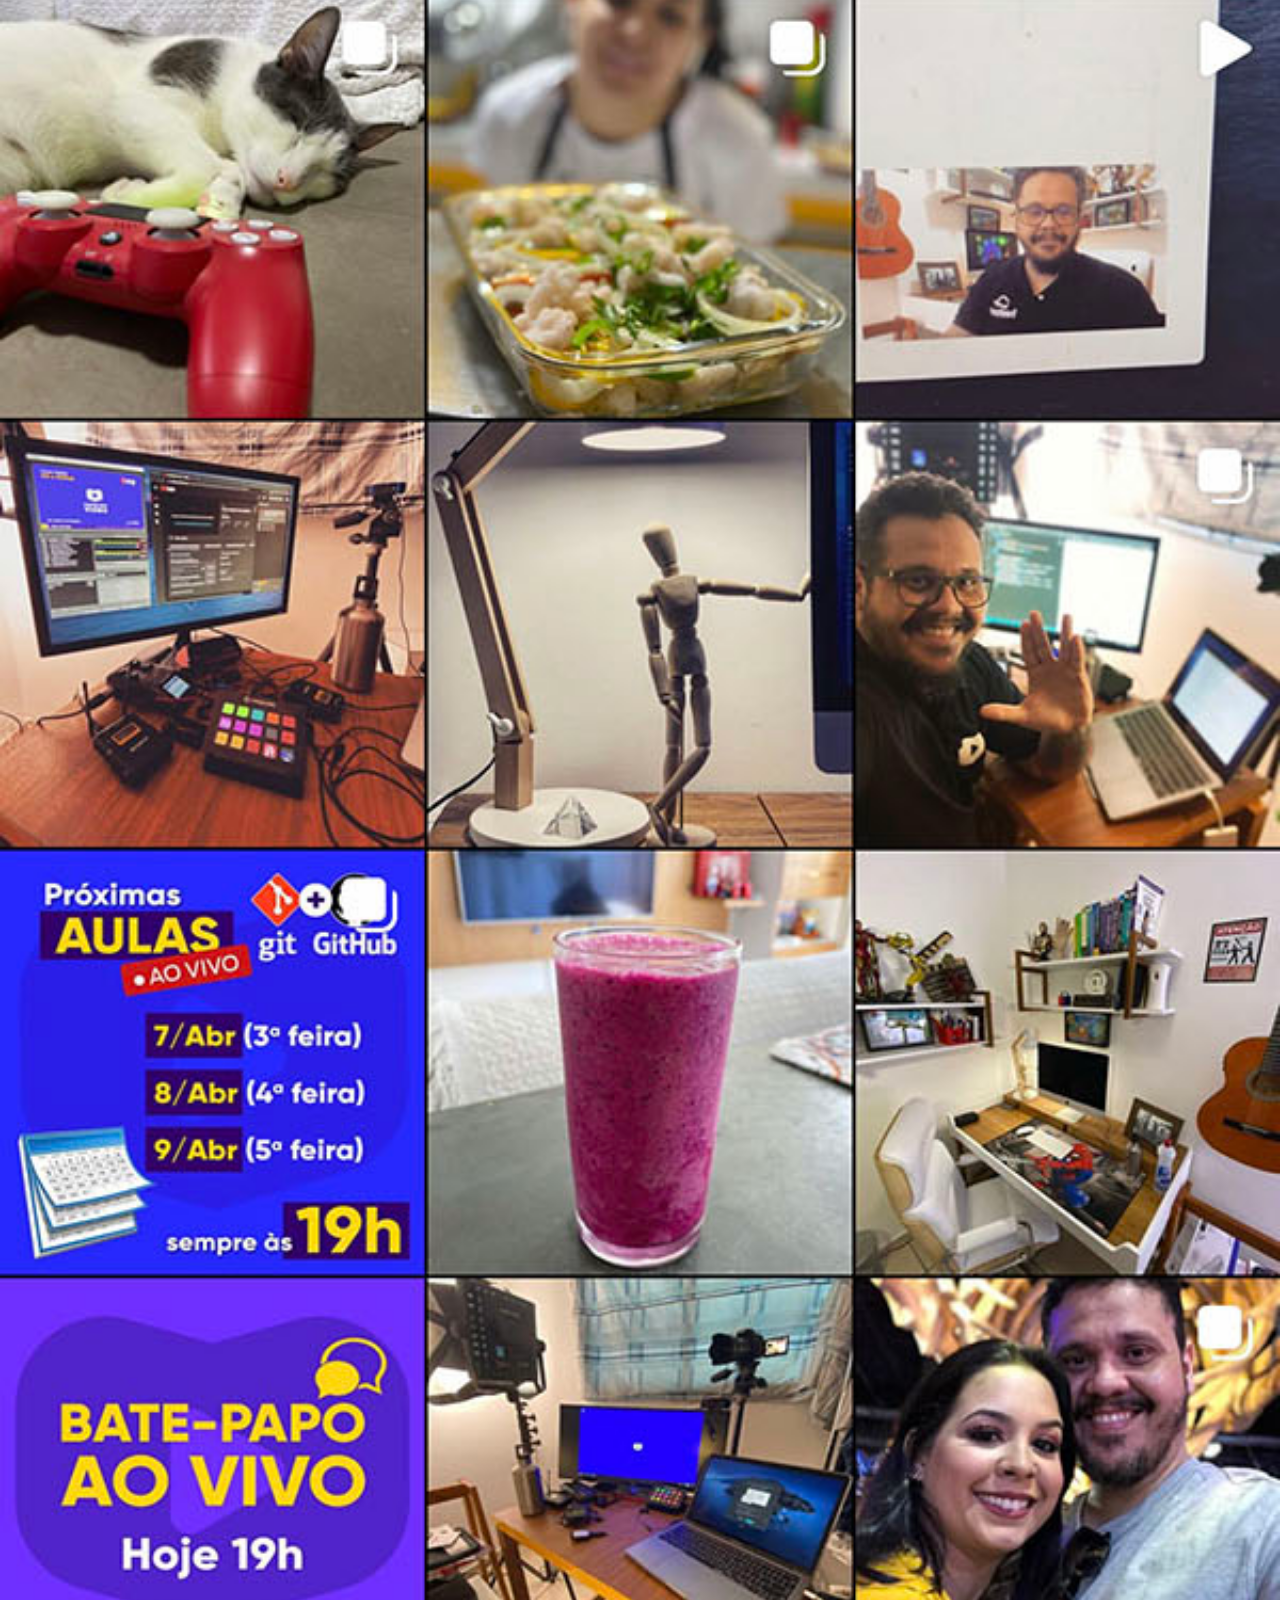
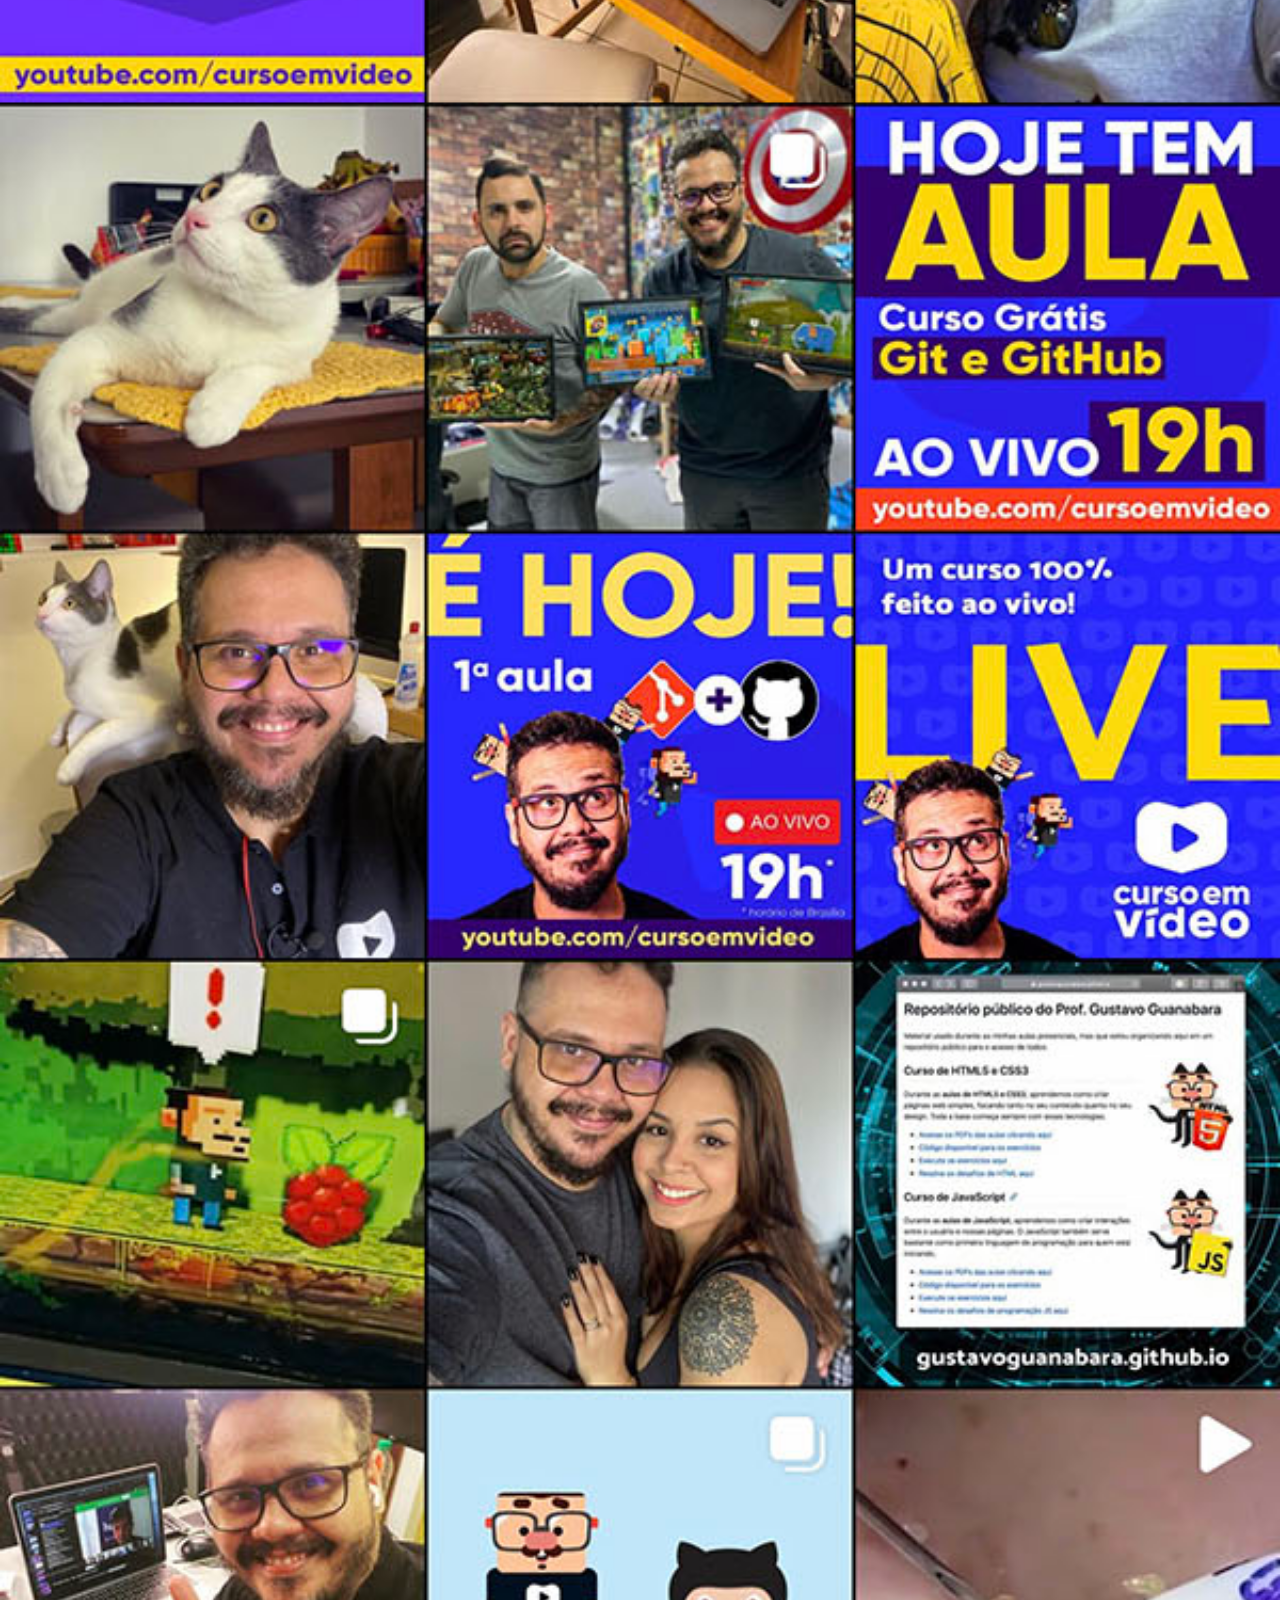
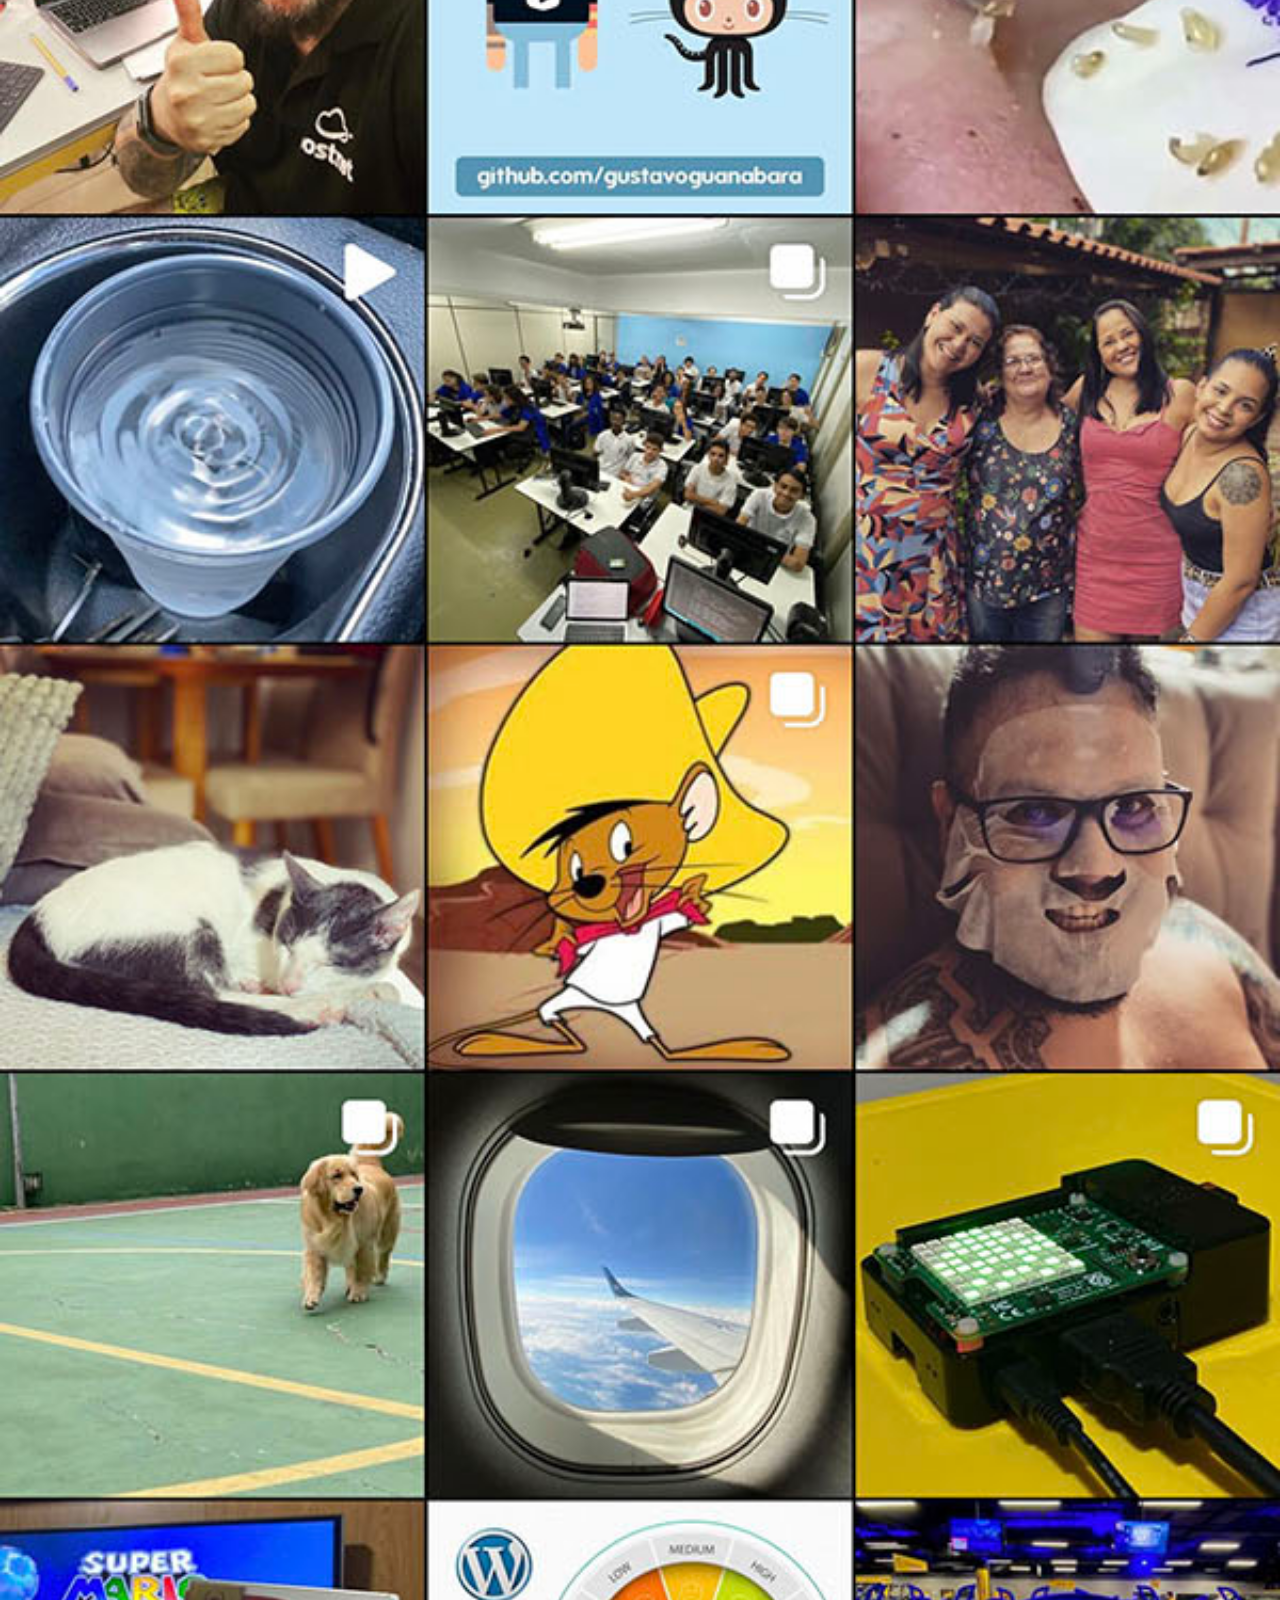
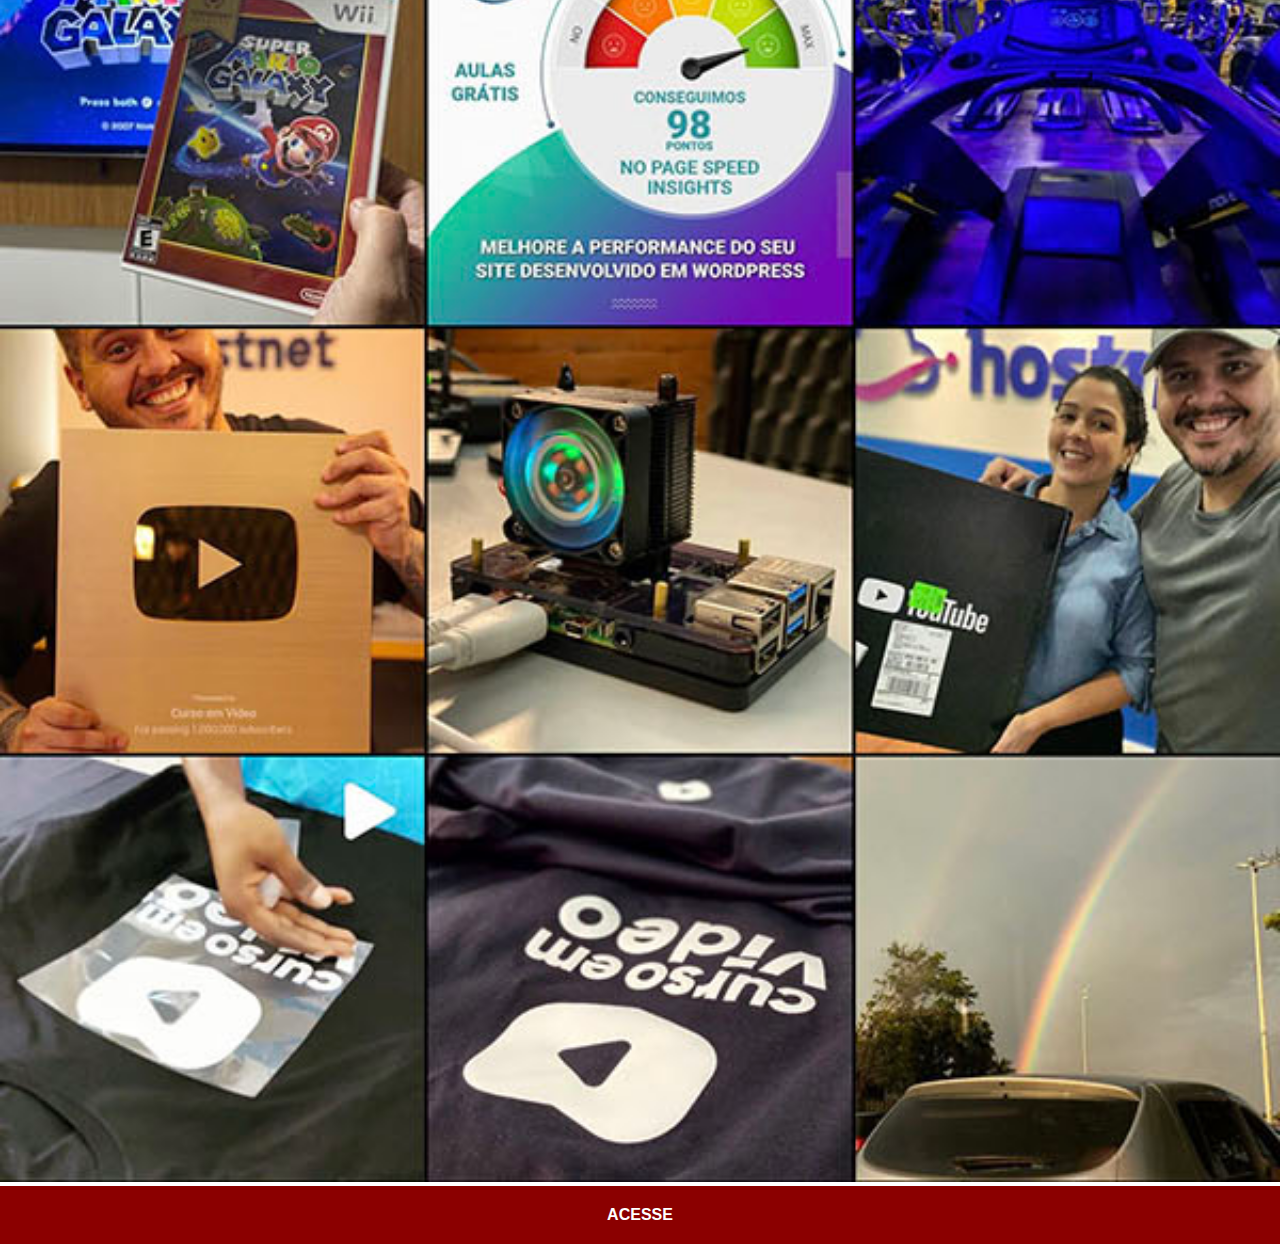
<file: instagram.html>
<!DOCTYPE html>
<html lang="pt-br">
<head>
    <meta charset="UTF-8">
    <meta http-equiv="X-UA-Compatible" content="IE=edge">
    <meta name="viewport" content="width=device-width, initial-scale=1.0">
    <title>Instagram</title>
    <link rel="stylesheet" href="estilos/social.css">
</head>
<body>
    <img src="imagens/tela-instagram.jpg" alt="Instagram">  
    <a href="https://www.instagram.com/gustavoguanabara/" target="_blank">ACESSE</a>  
</body>
</html>
</file>
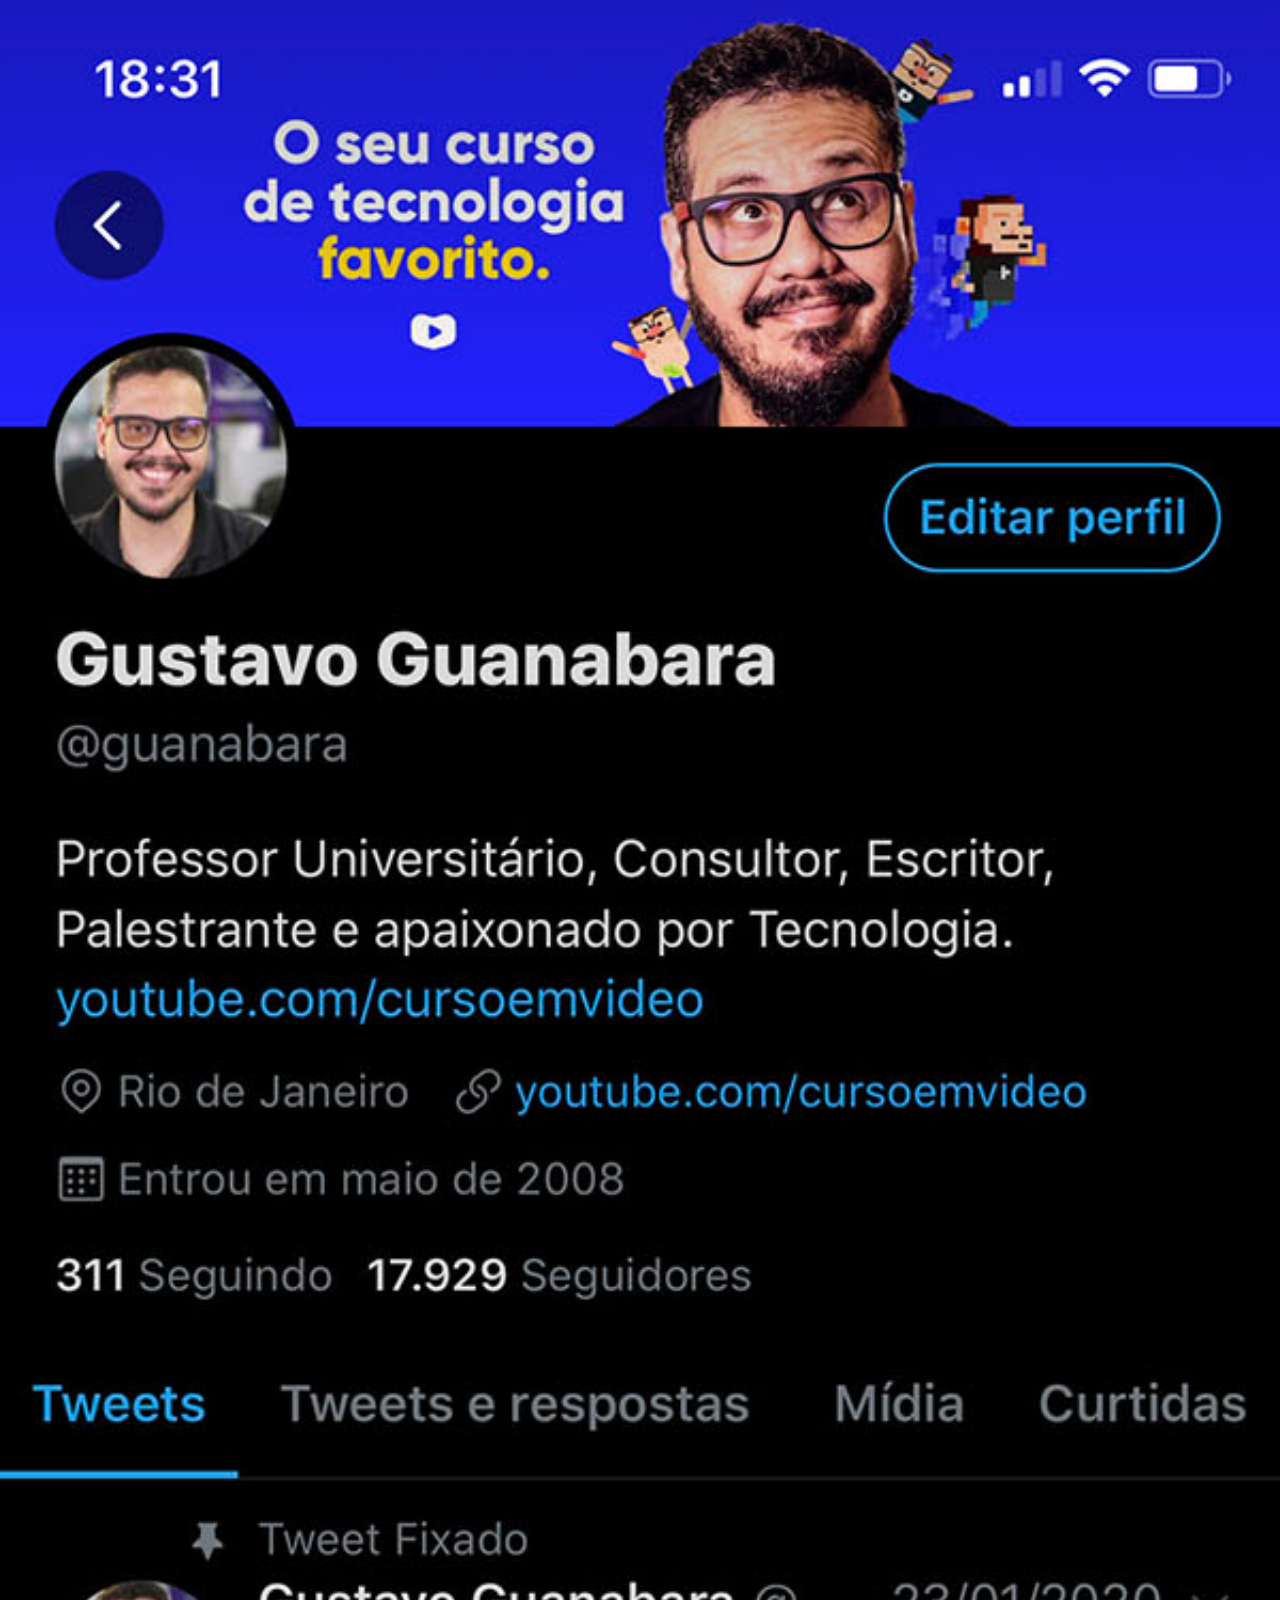
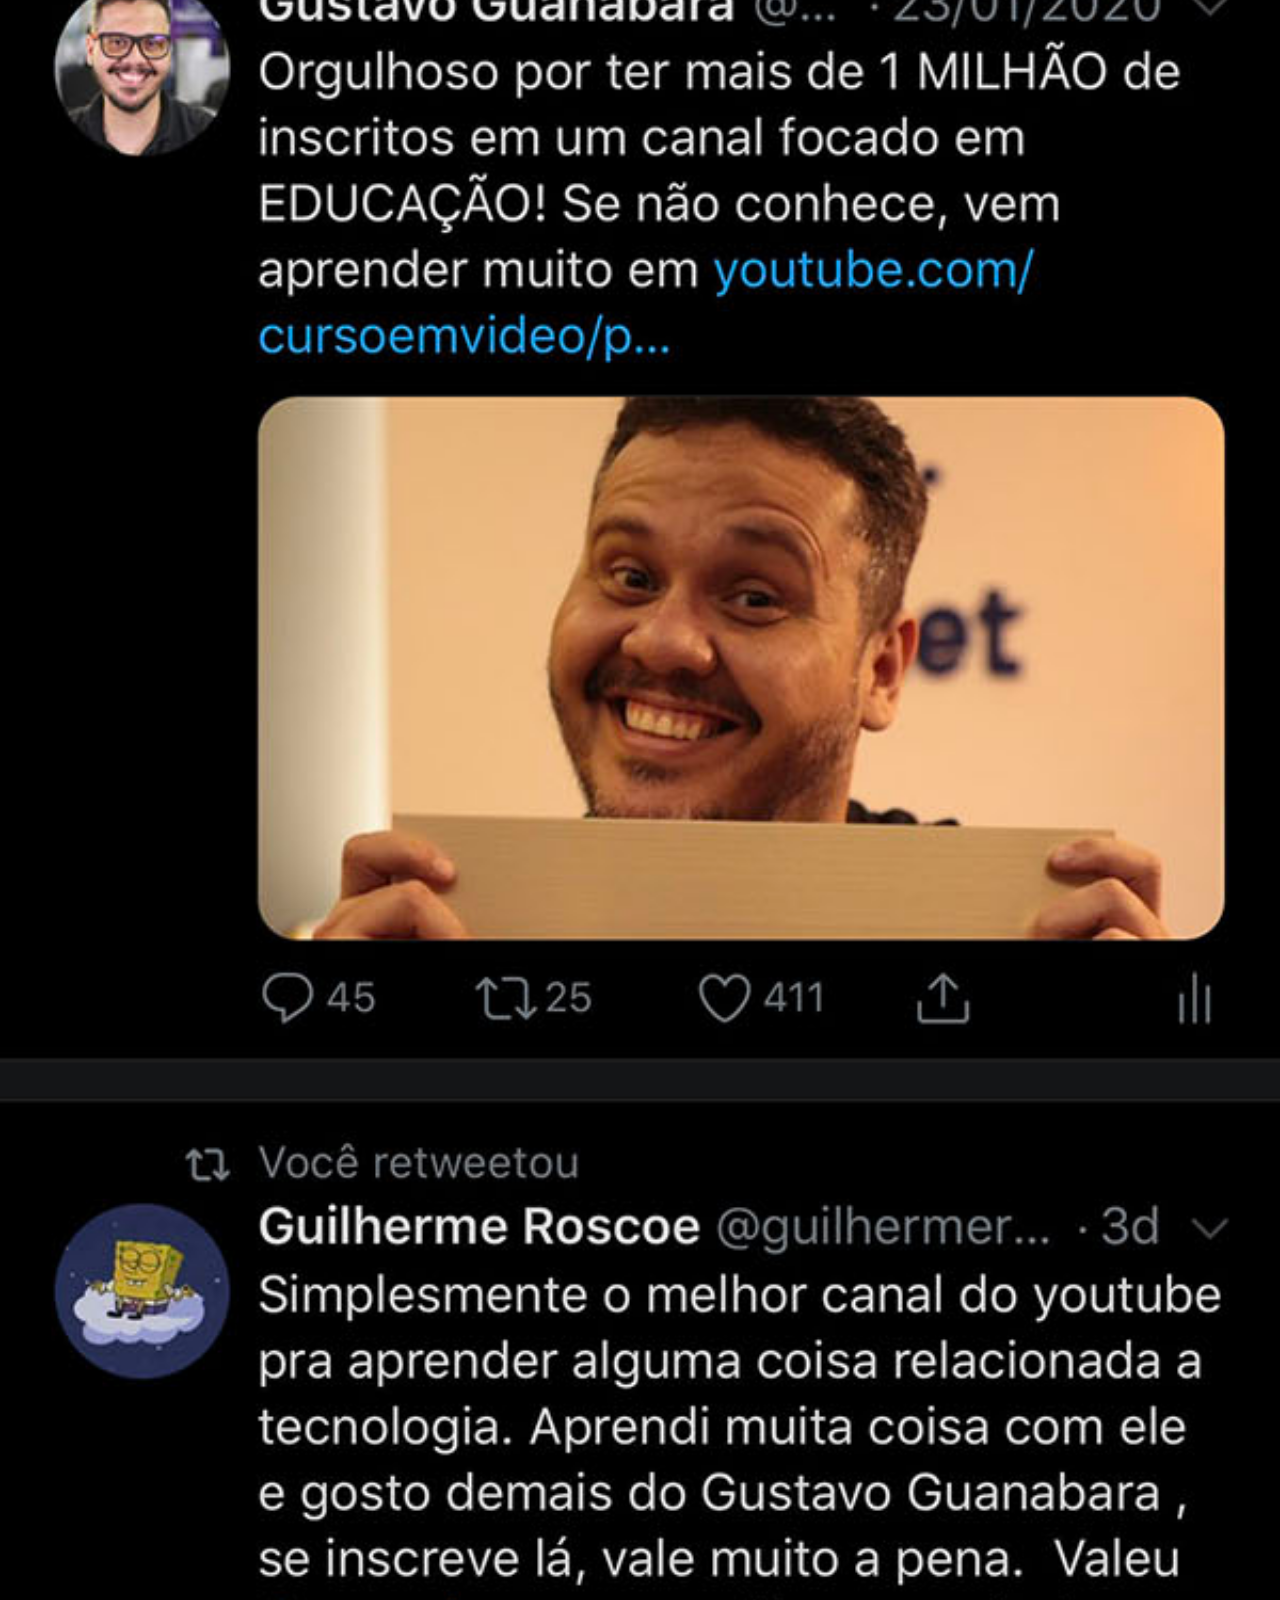
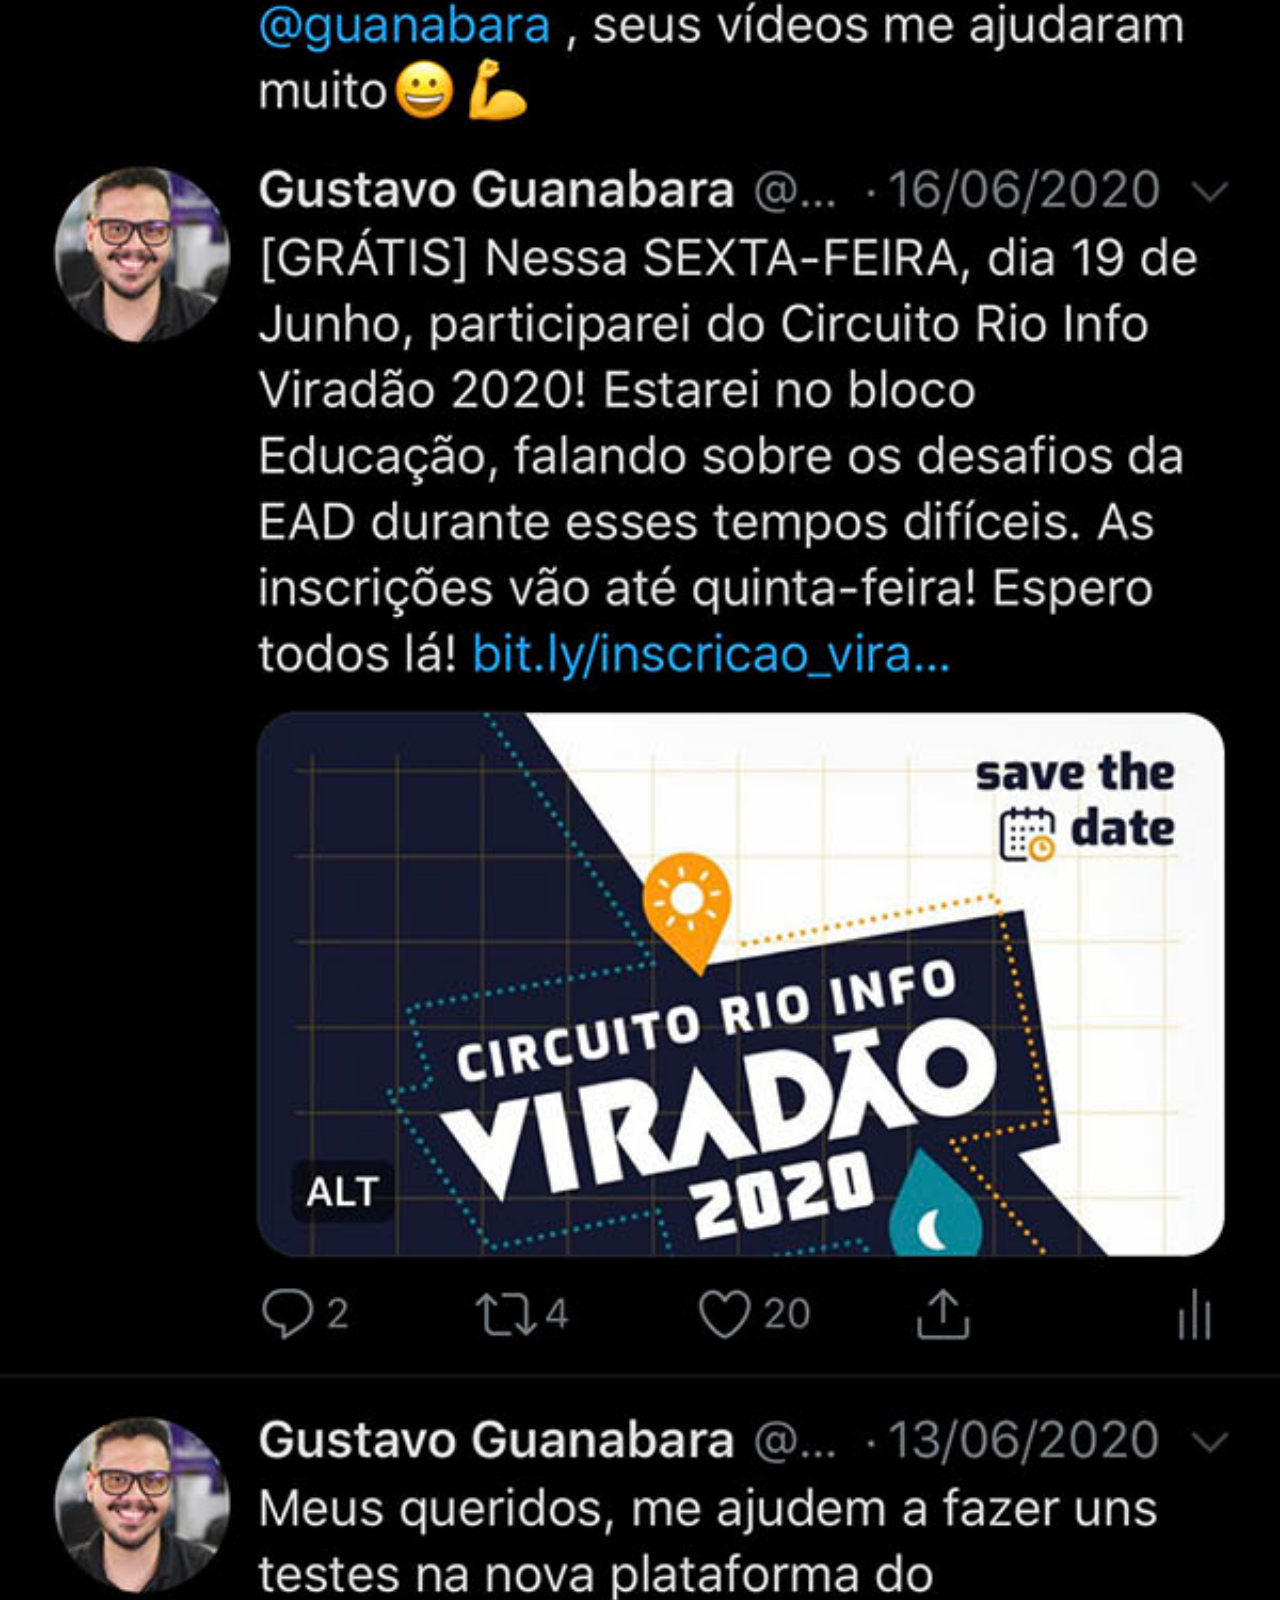
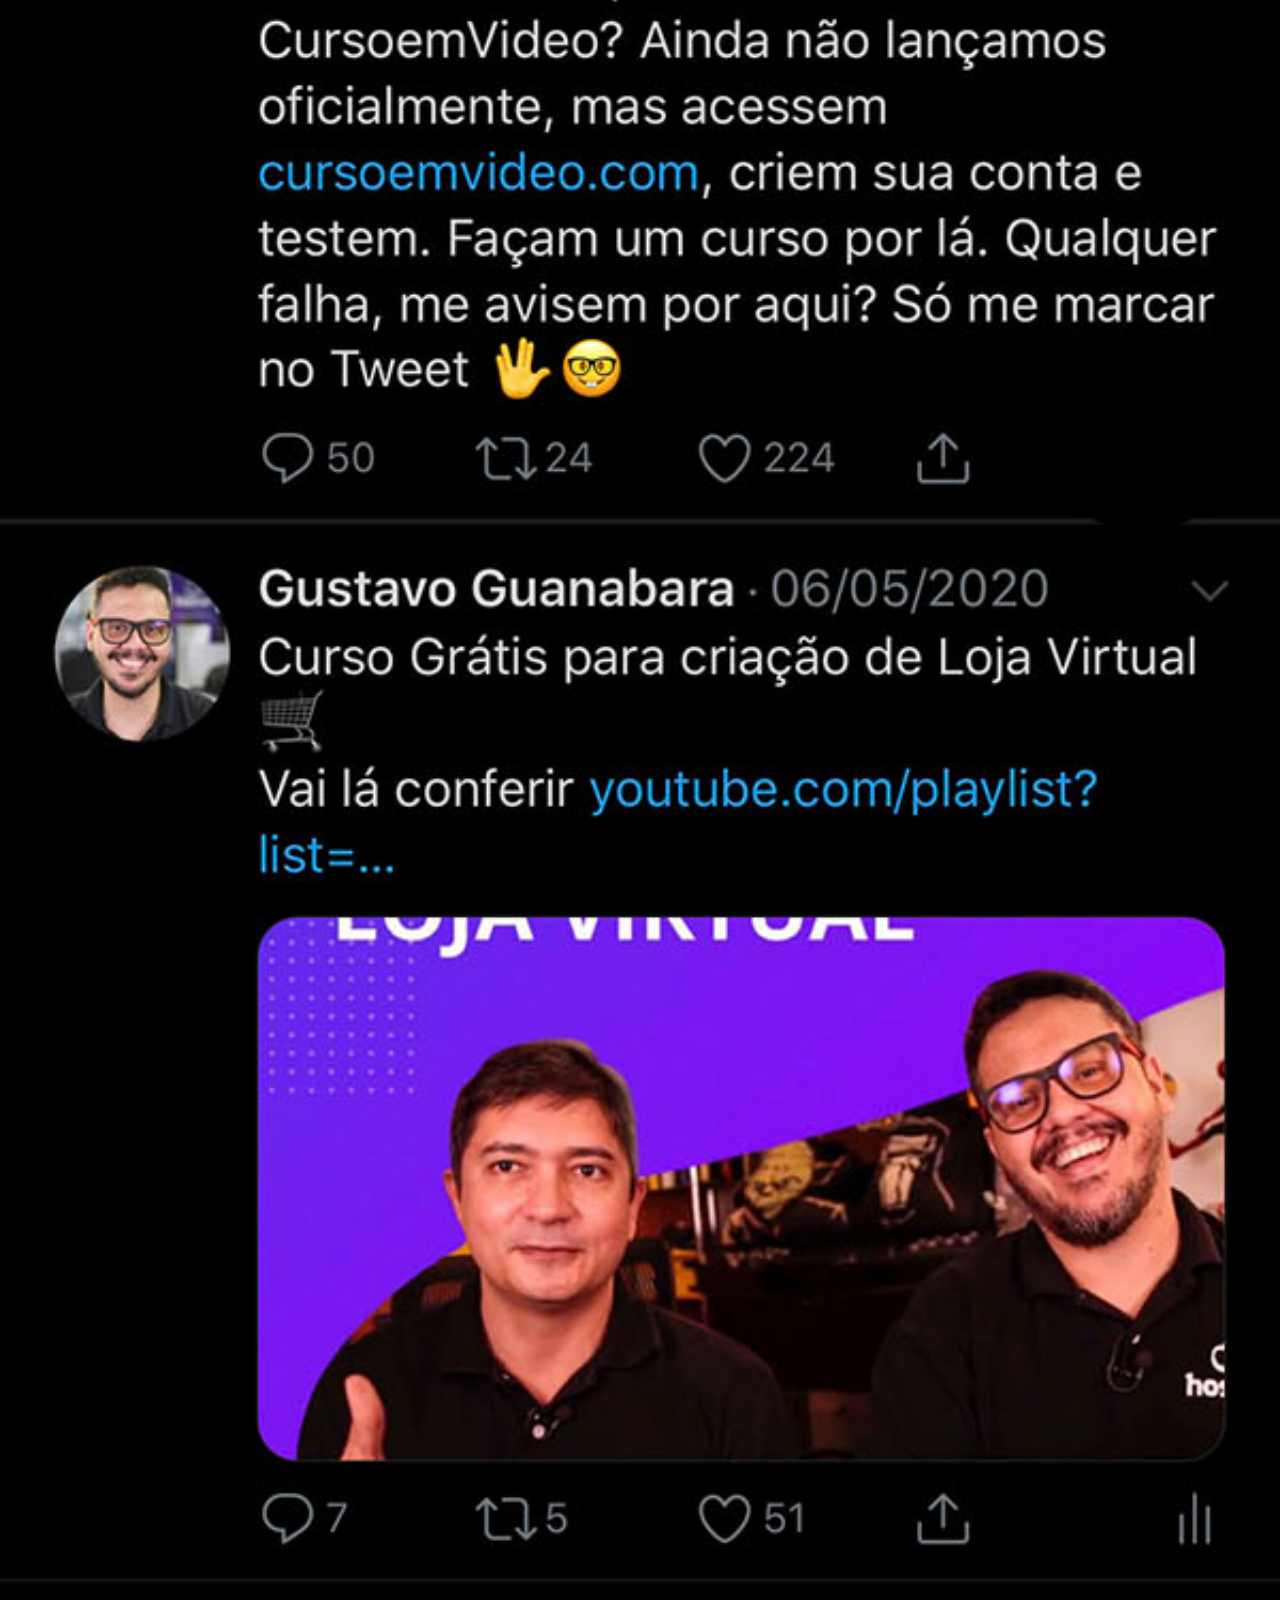
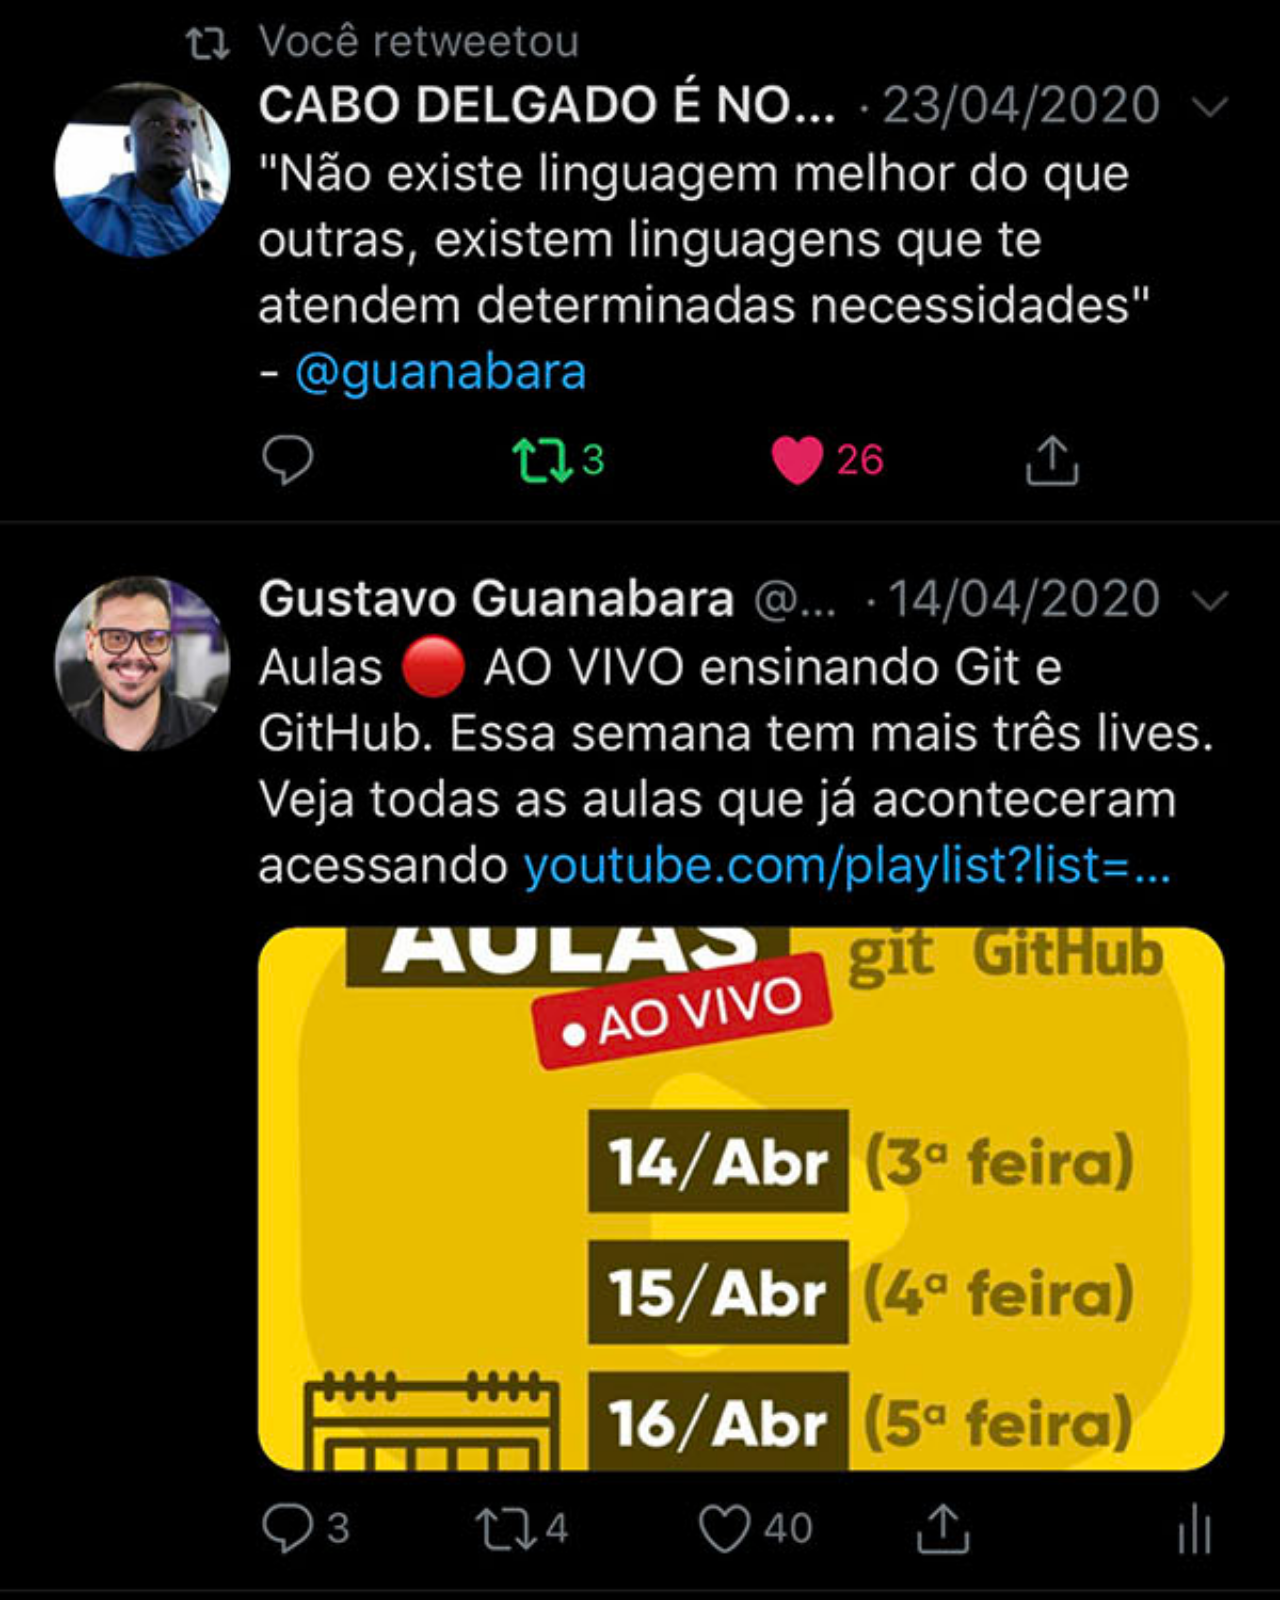
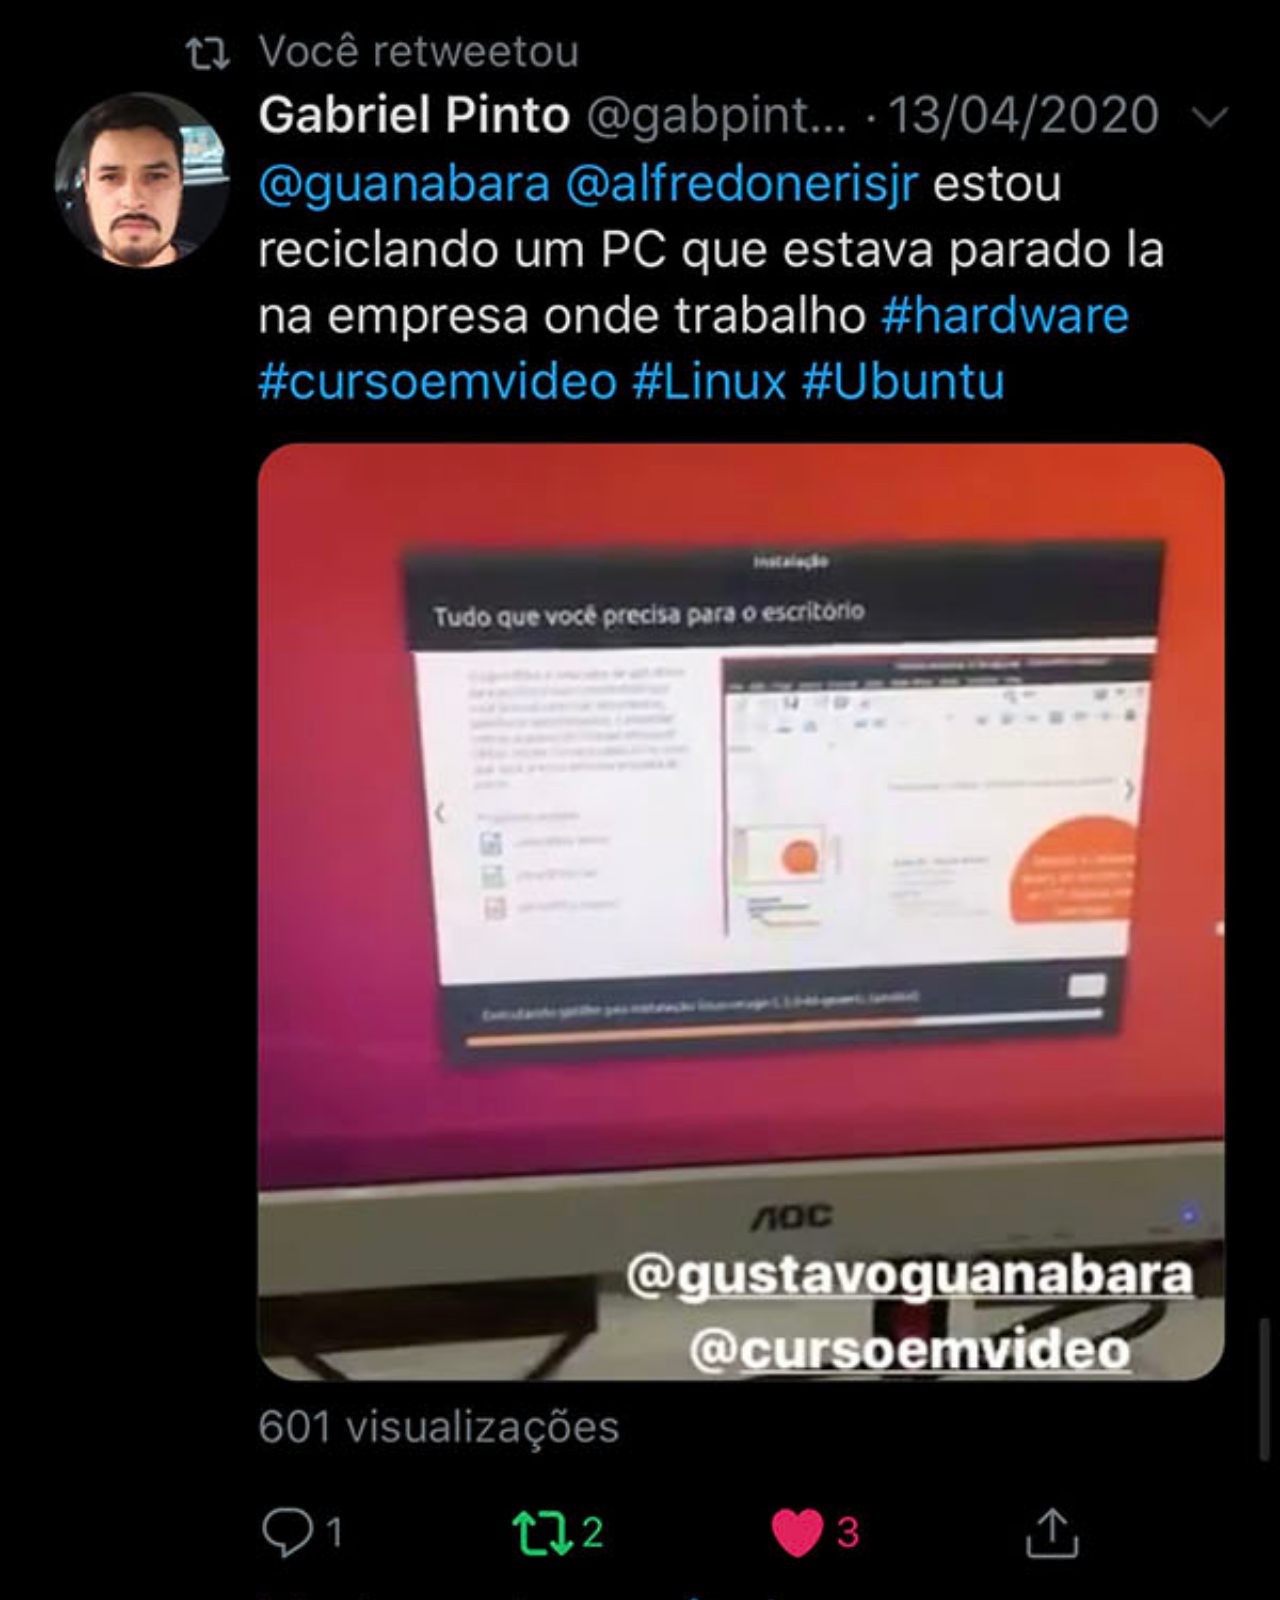
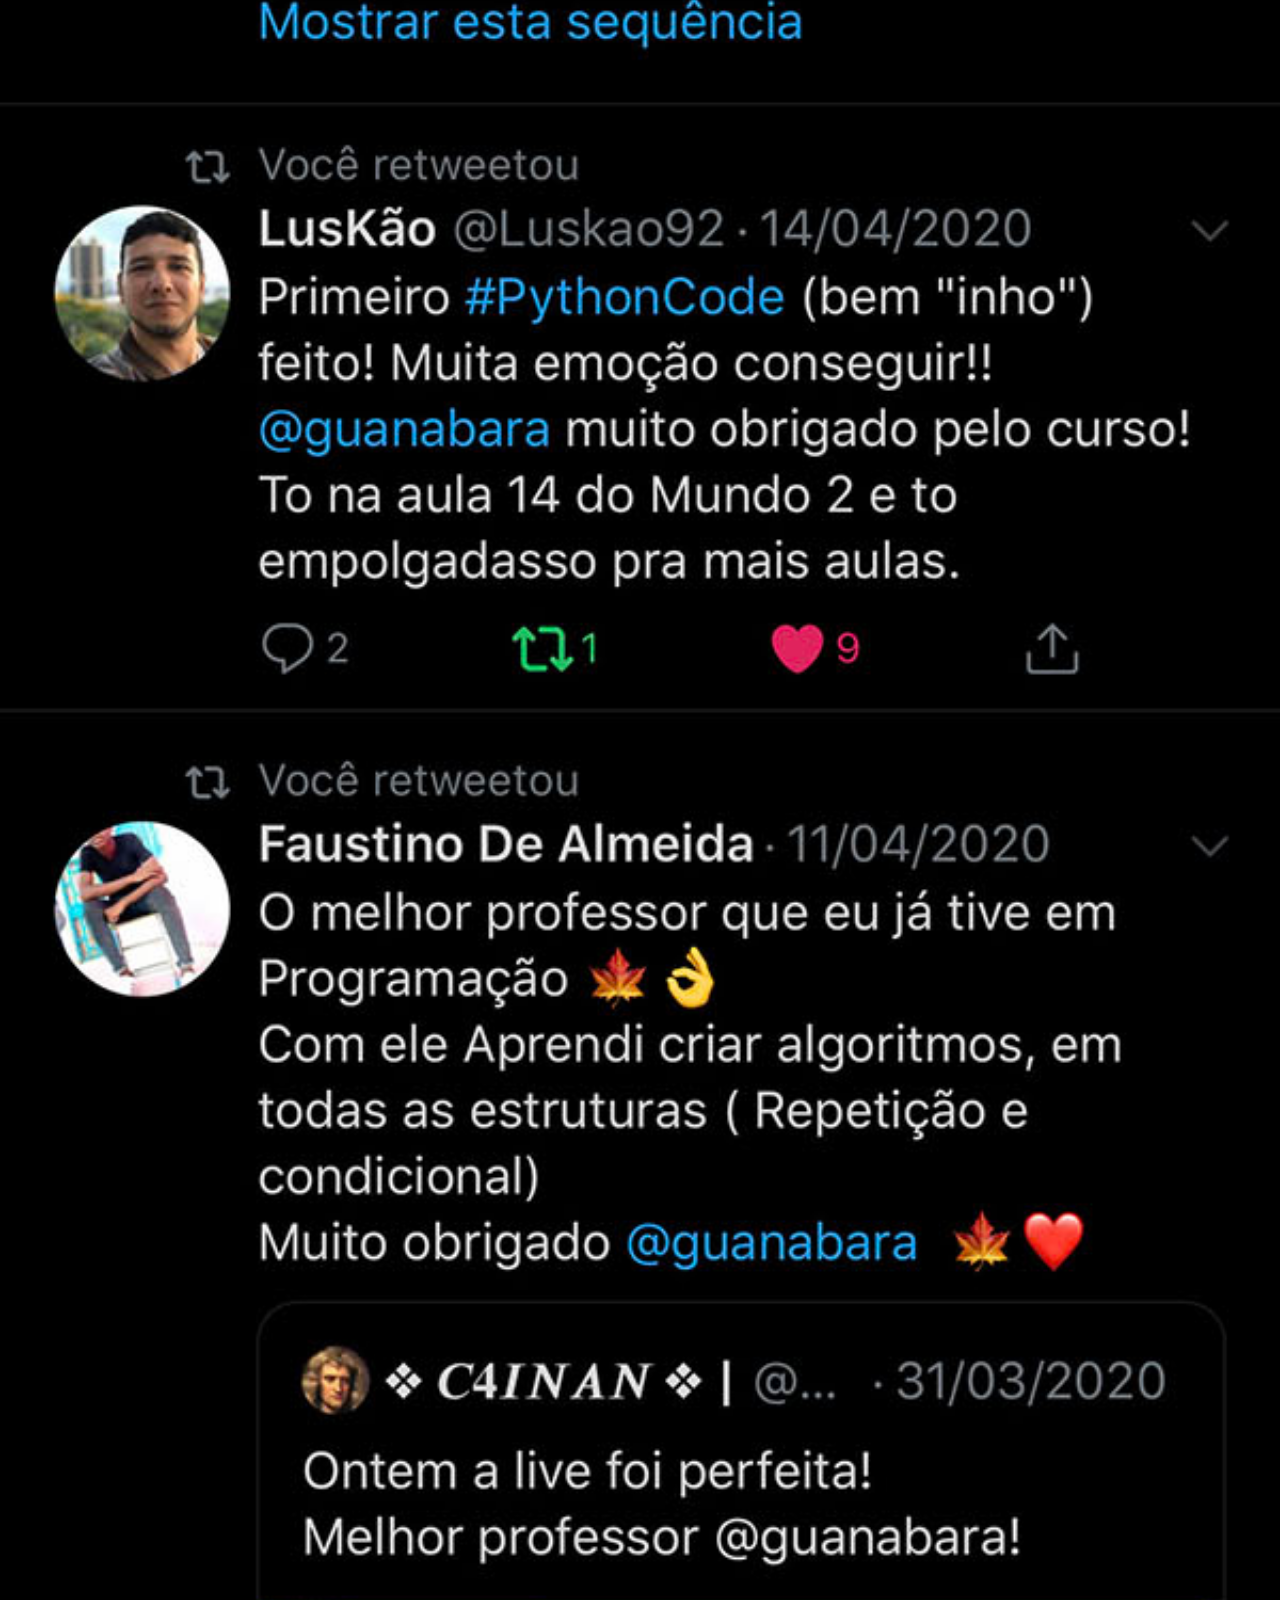
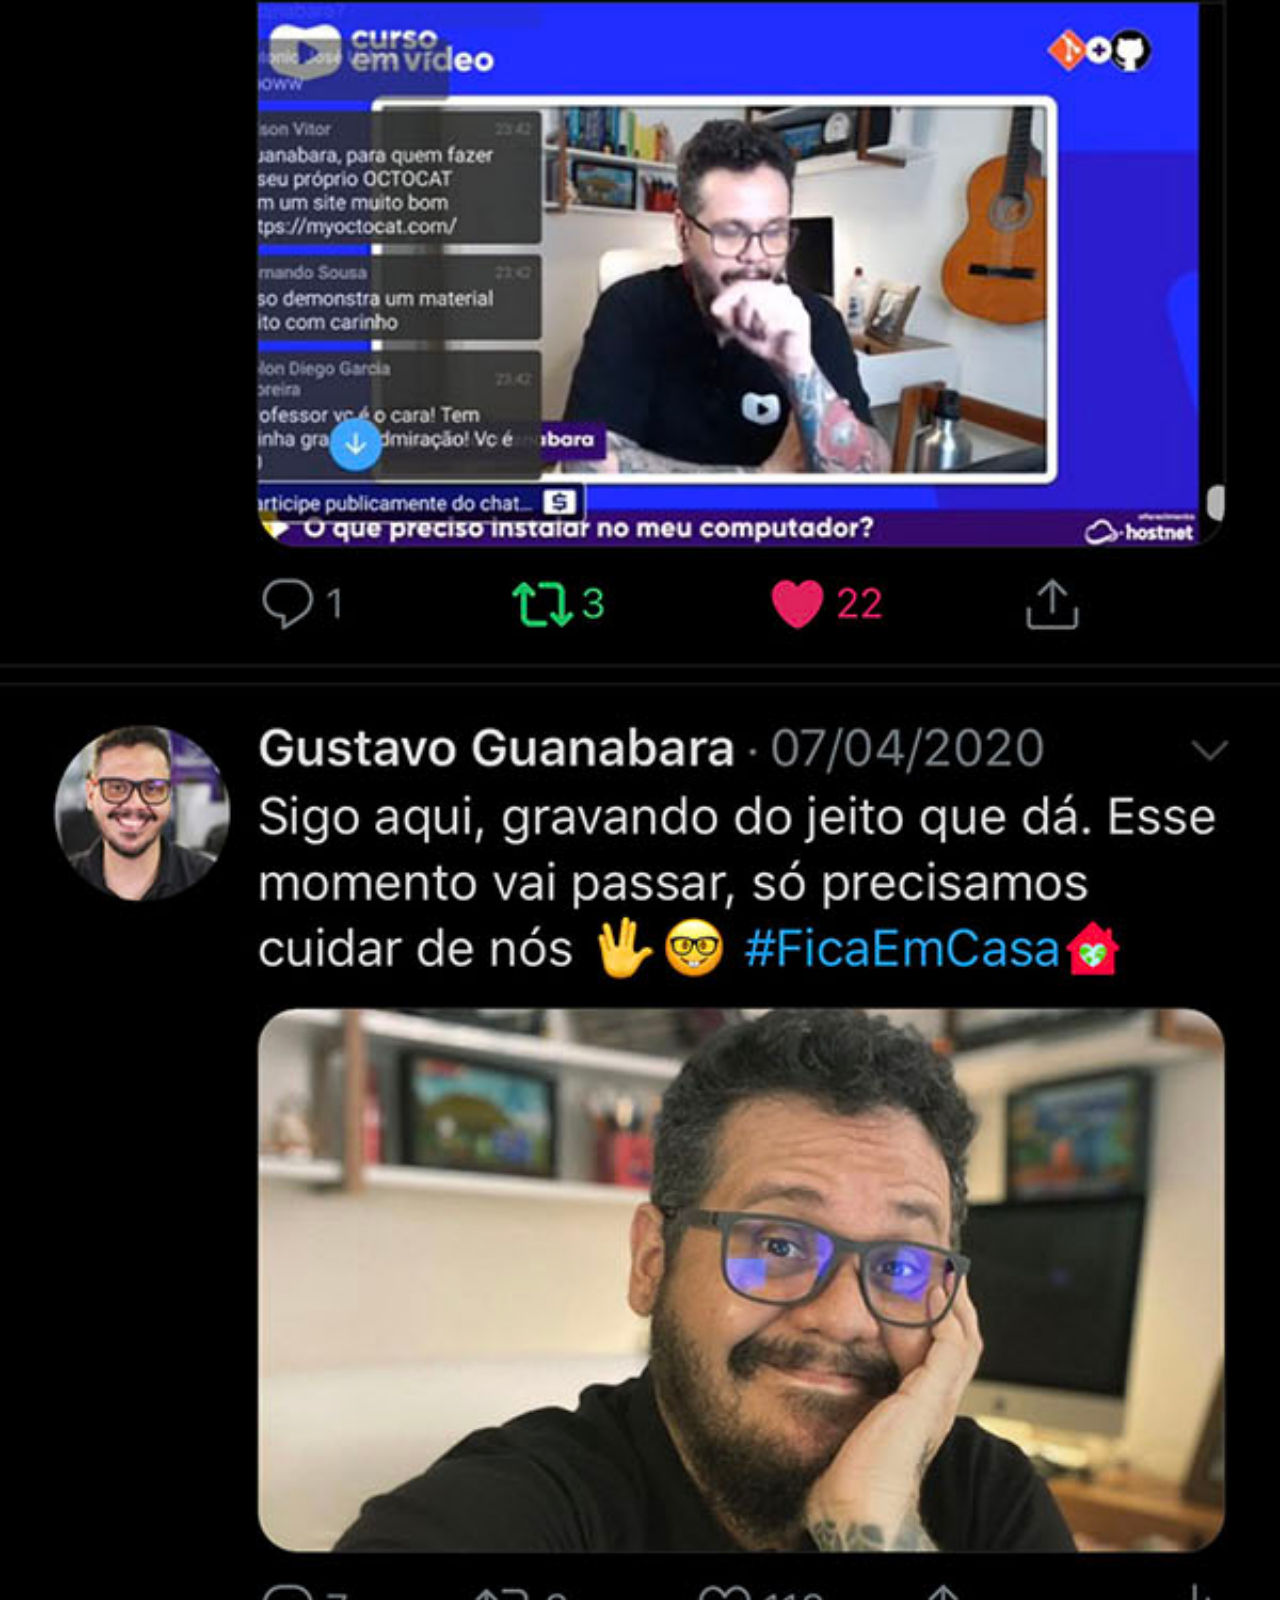
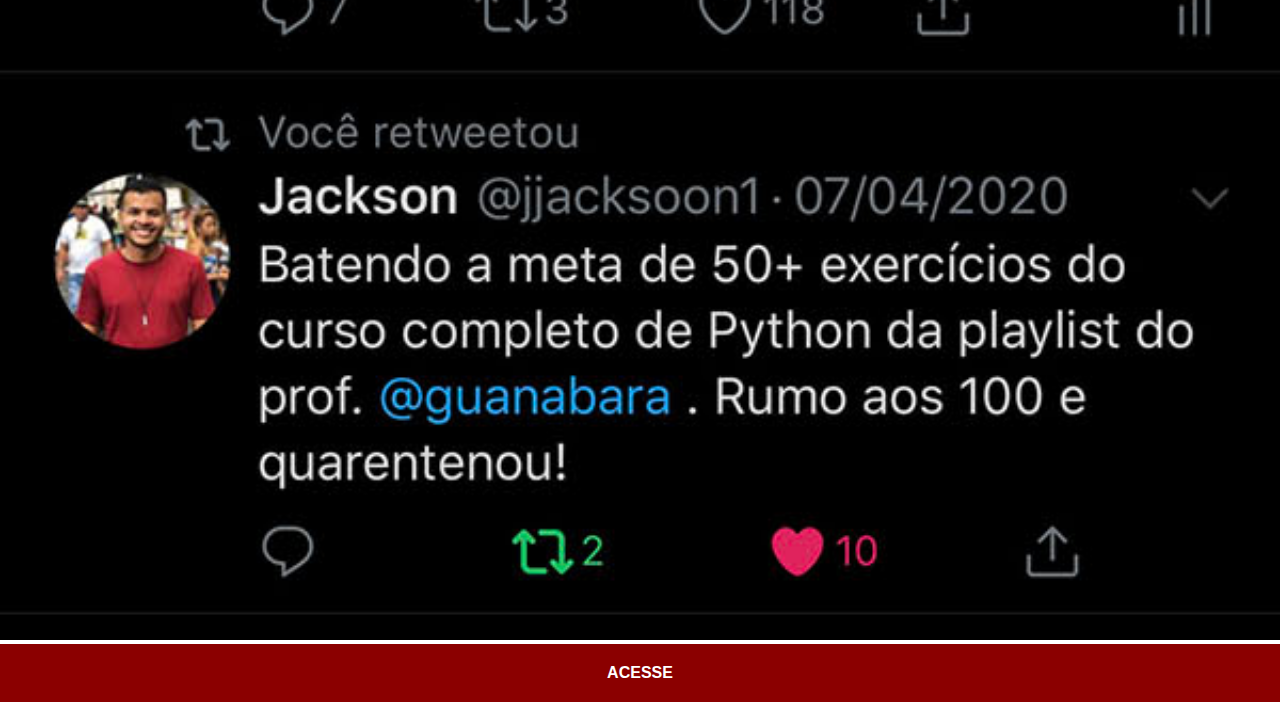
<file: twitter.html>
<!DOCTYPE html>
<html lang="pt-br">
<head>
    <meta charset="UTF-8">
    <meta http-equiv="X-UA-Compatible" content="IE=edge">
    <meta name="viewport" content="width=device-width, initial-scale=1.0">
    <title>Twitter</title>
    <link rel="stylesheet" href="estilos/social.css">
</head>
<body>
    <img src="imagens/tela-twitter.jpg" alt="Twitter">   
    <a href="https://twitter.com/guanabara" target="_blank">ACESSE</a> 
</body>
</html>
</file>
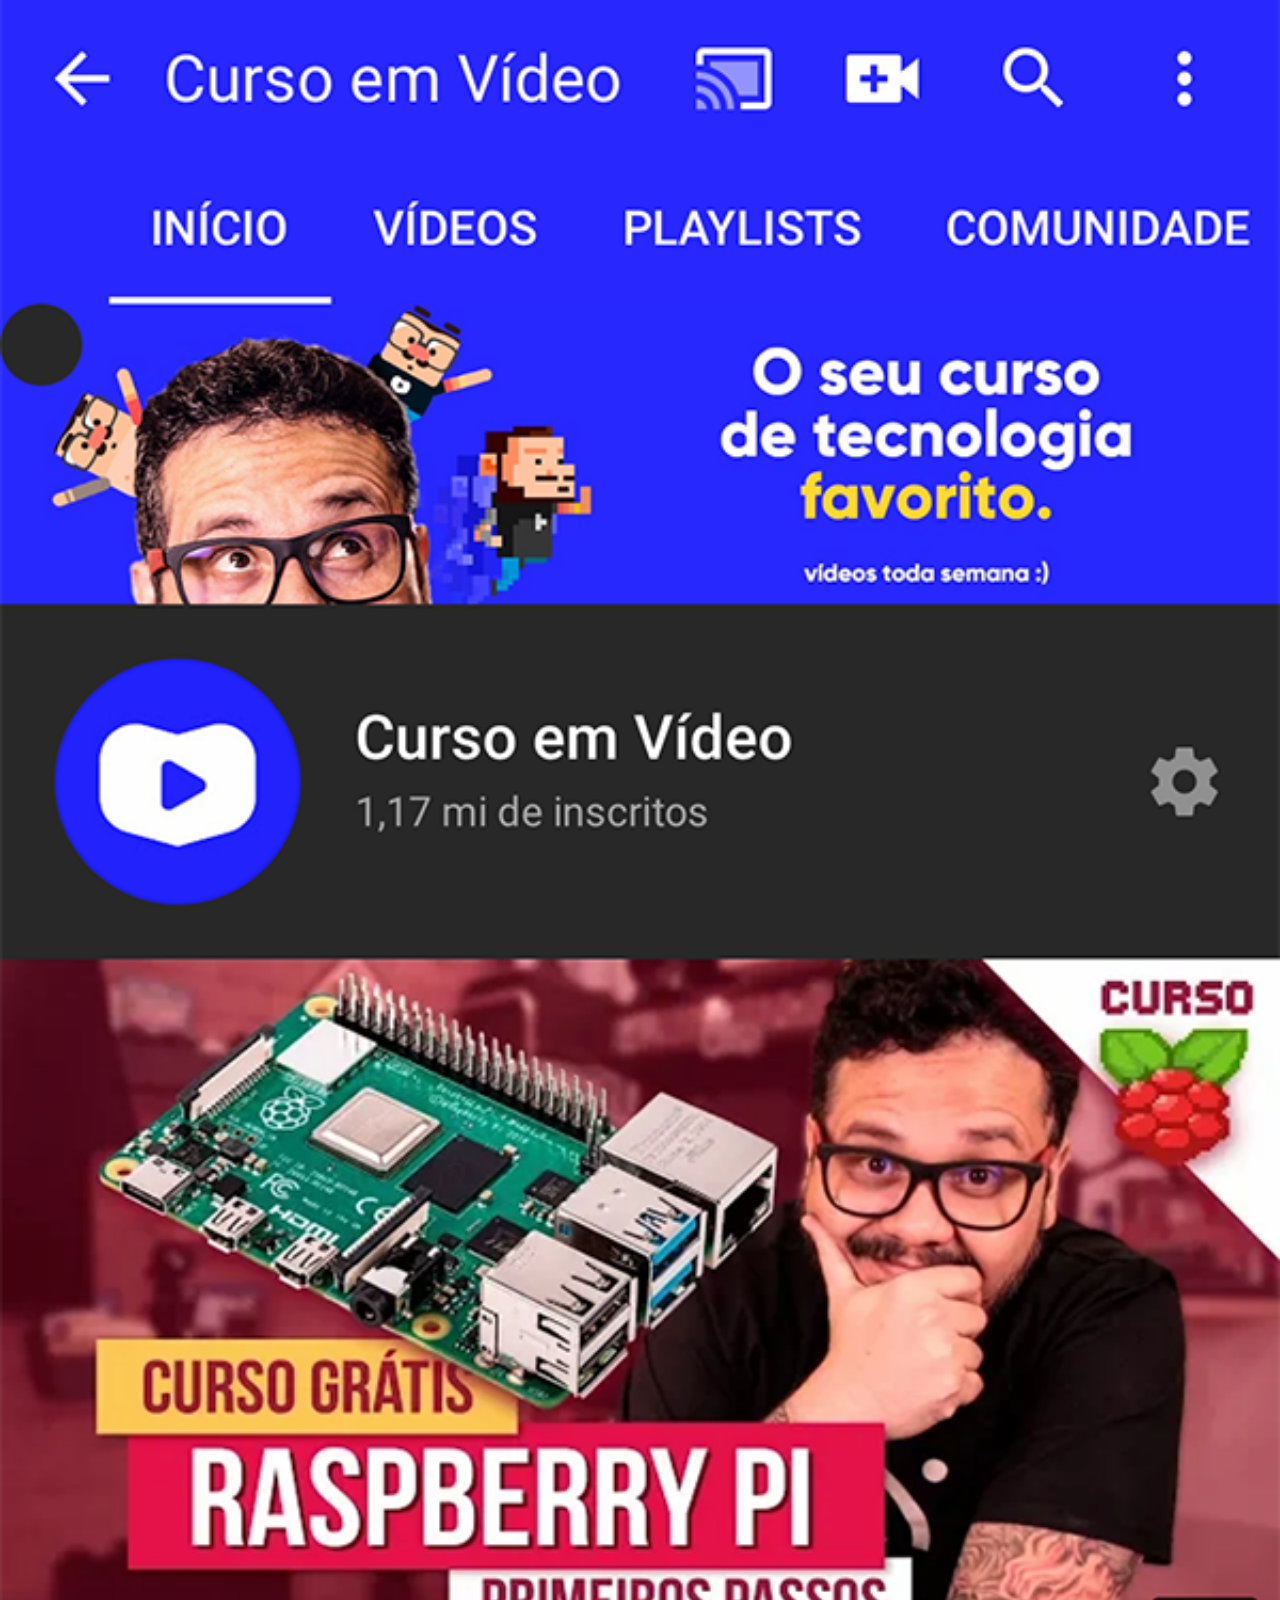
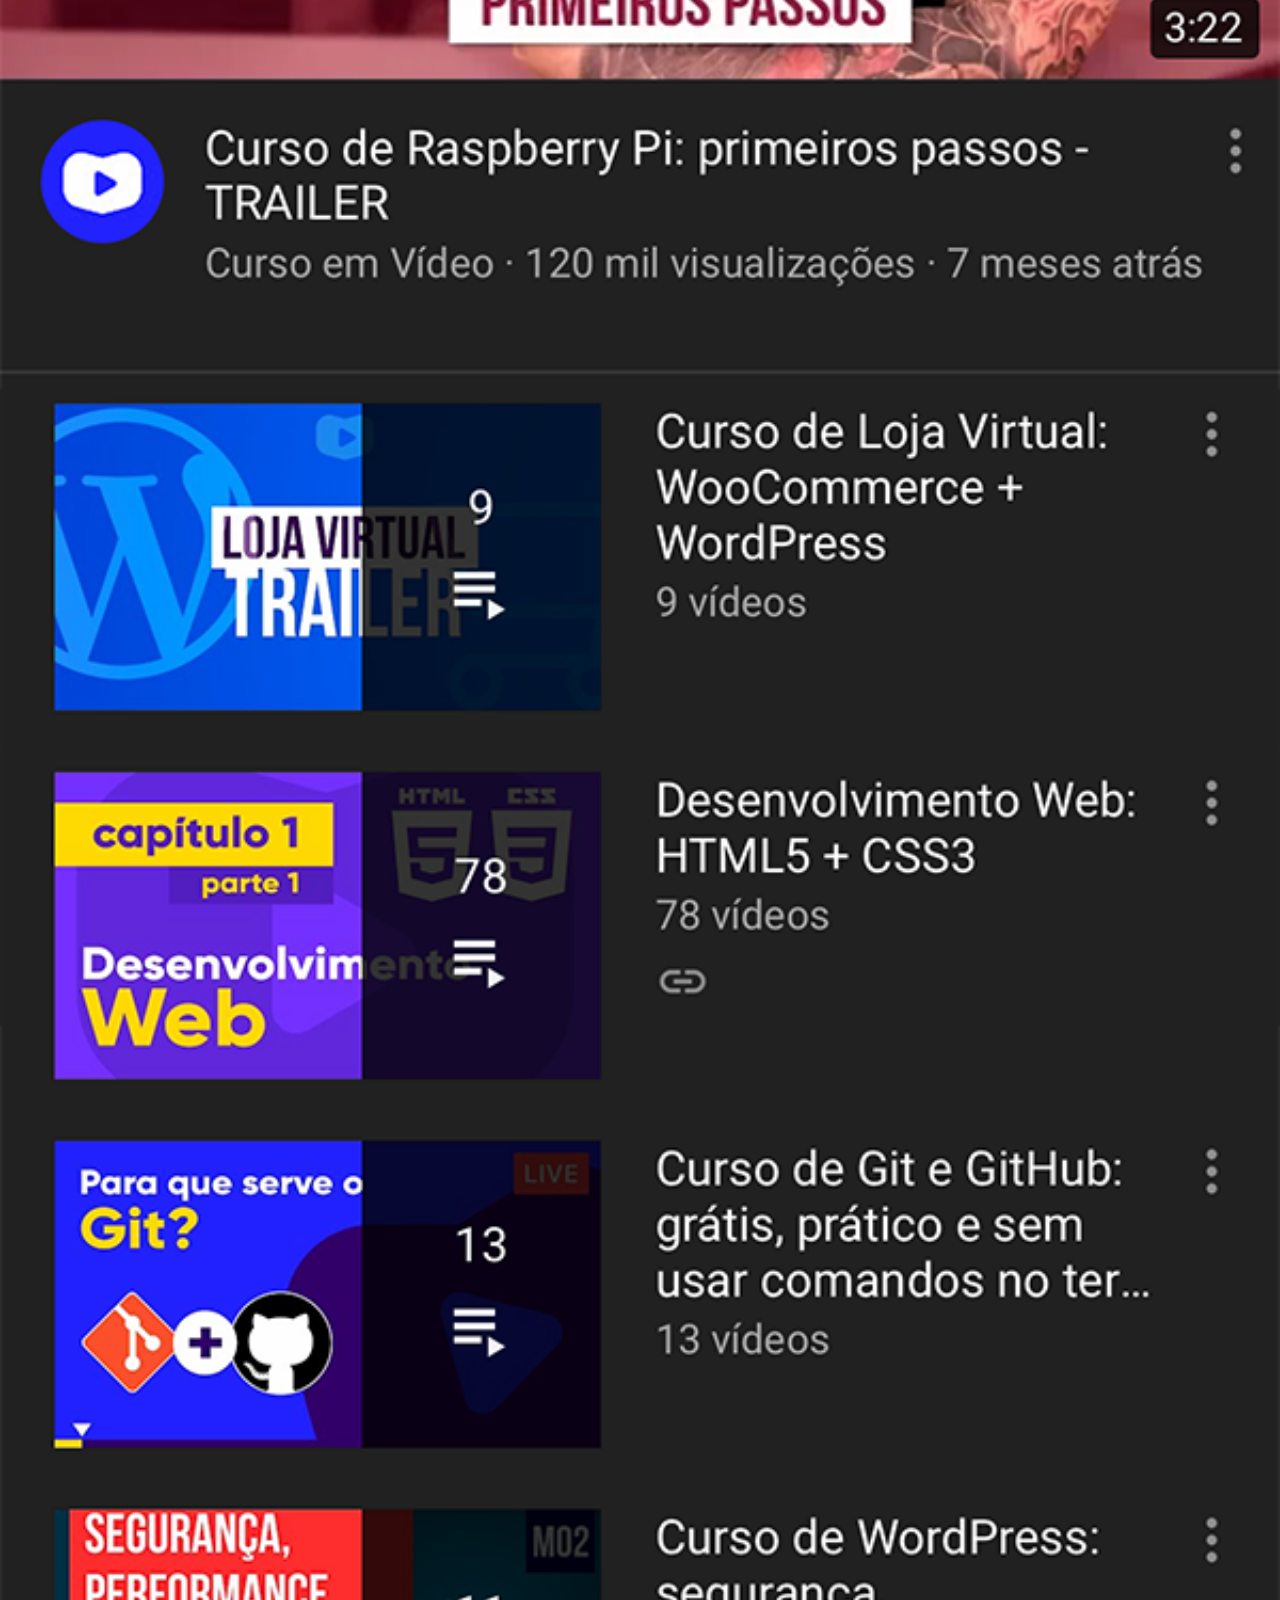
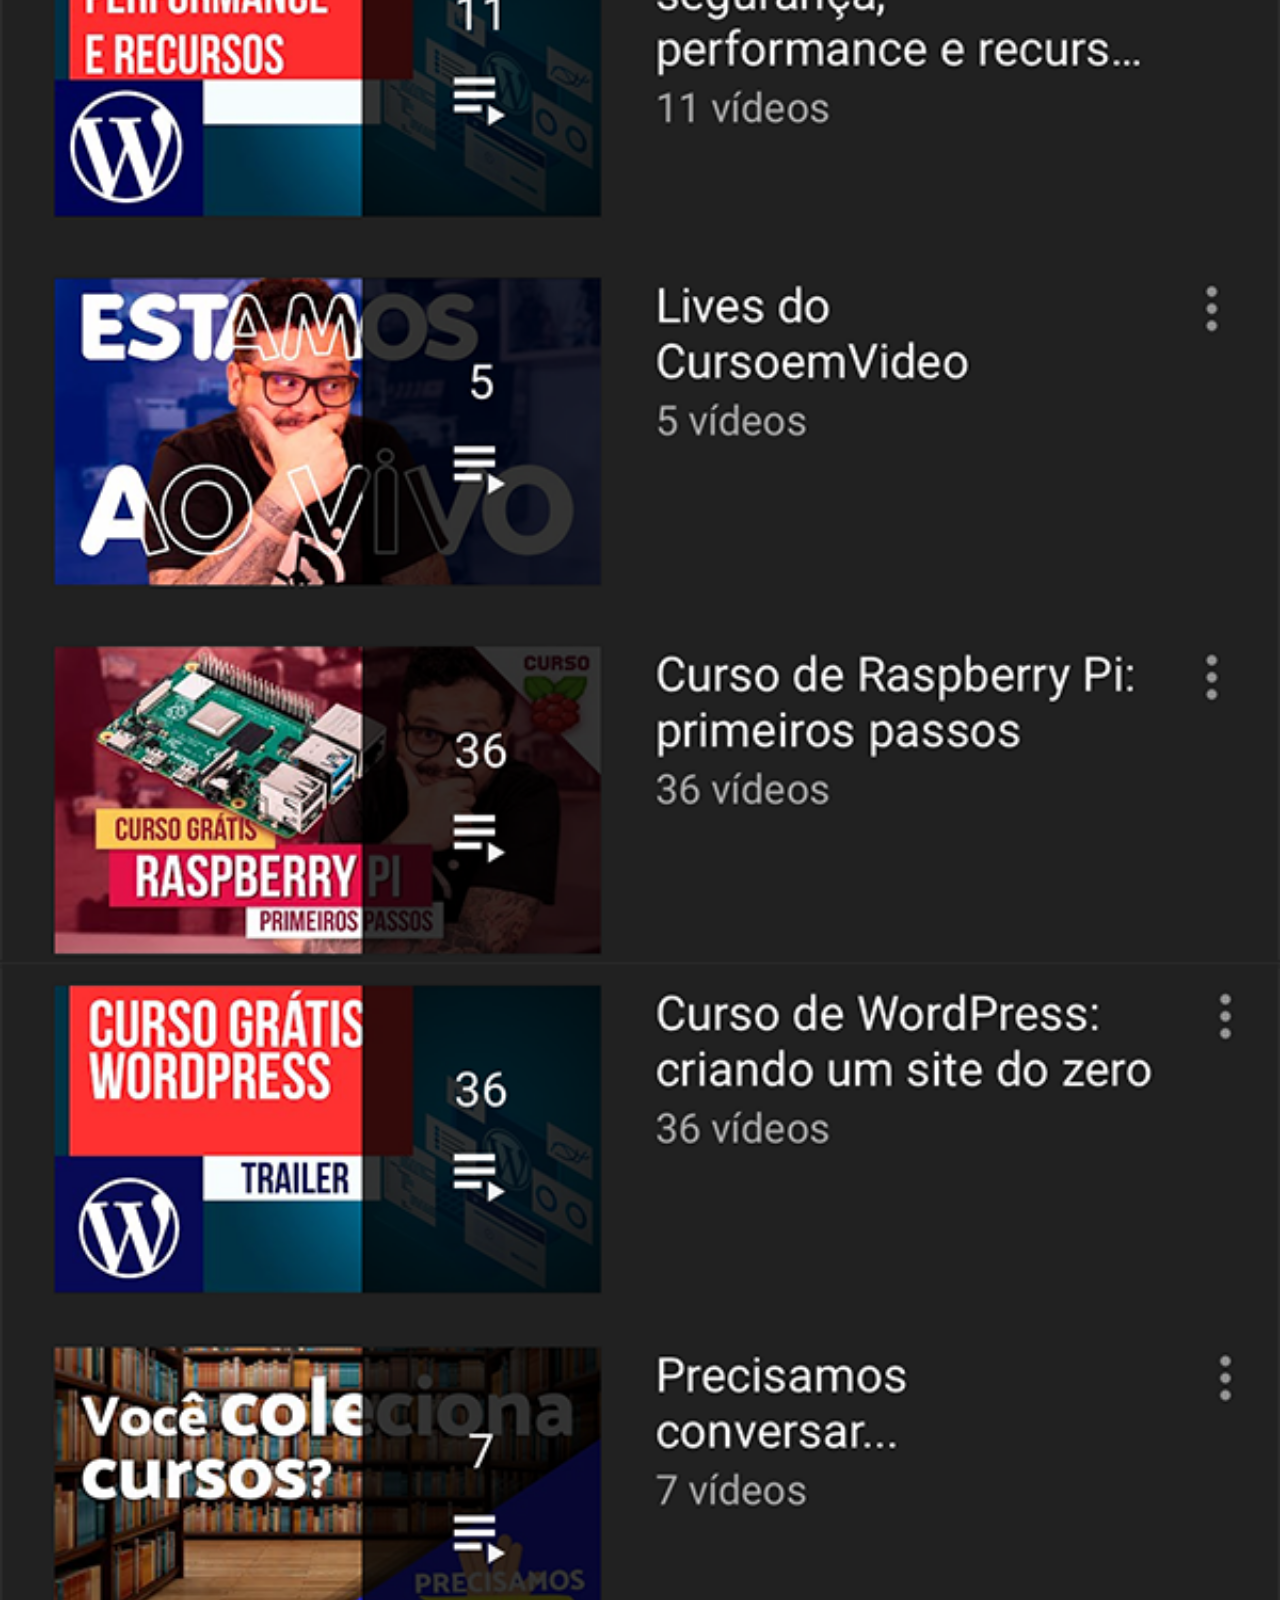
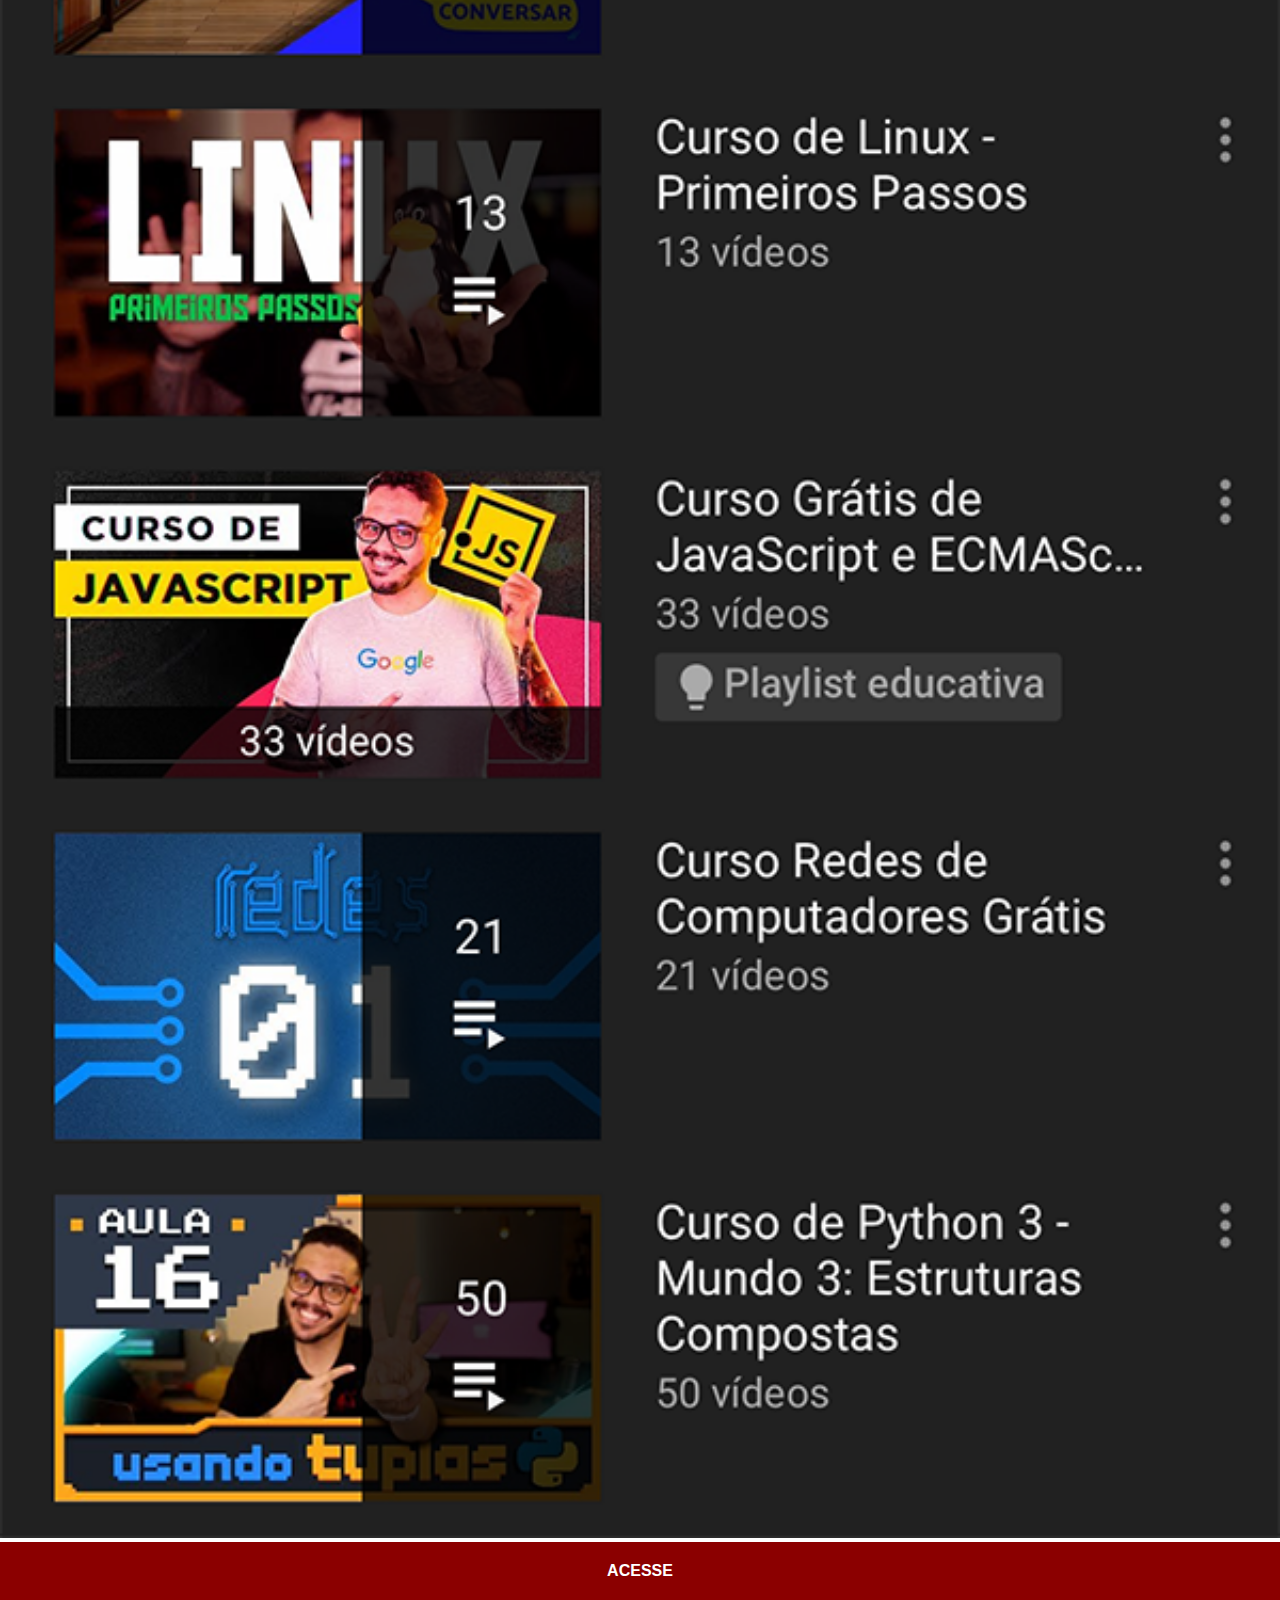
<file: youtube.html>
<!DOCTYPE html>
<html lang="pt-br">
<head>
    <meta charset="UTF-8">
    <meta http-equiv="X-UA-Compatible" content="IE=edge">
    <meta name="viewport" content="width=device-width, initial-scale=1.0">
    <title>Youtube</title>
    <link rel="stylesheet" href="estilos/social.css">
</head>
<body>
    <img src="imagens/tela-youtube.png" alt="Youtube">
    <a href="https://www.youtube.com/@CursoemVideo" target="_blank">ACESSE</a>    
</body>
</html>
</file>
<file: estilos/style.css>
@charset "UTF-8";

*{
    margin: 0px;
    padding: 0px;
    font-family: Arial, Helvetica, sans-serif;
}

html,body{
    height: 100vh;
    width: 100vw;
    background-color: black;
}

body{
    background: url('../imagens/fundo-madeira.jpg') top center no-repeat;
    background-size: cover;
}

main{
    height: 100vh;
    position: relative;
    overflow: hidden;
}

section#telefone{
    width: 248px;
    height: 500px;
    position: absolute;
    top: 50%;
    left: 50%;
    transform: translate(-50%,-50%);
    background:url('../imagens/frame-iphone-550.png') center center no-repeat;
    /*background-size: cover;*/
}

iframe#tela{
    position: relative;
    top: 65px;
    left: 19px;
    width: 210px;
    height: 373px;
}

section#redes-sociais{
    float: right;
    margin: 50px 15px 0px 0px;
}

section#redes-sociais > a{
    display: block;
    margin: 15px 0px 15px 0px;
}

section#redes-sociais img{
    width: 50px;
    border-radius: 50%;
    box-shadow: 2px 2px 5px rgba(0, 0, 0, 0.418);
    box-sizing: border-box;
}

section#redes-sociais img:hover{
    border: 1px solid rgba(255, 255, 255, 0.562);
    transform: translate(-3px, -3px);
    box-shadow: 5px 5px 10px rgba(0, 0, 0, 0.575);
    transition: transform 0.5s, border 2s;
}

@media screen and (max-width:500px) {
    section#telefone{
        transform: translate(-60%, -50%);
    }    
}
</file>
<file: estilos/social.css>
@charset "UTF-8";

*{
    margin: 0px;
    padding: 0px;
    font-family: Arial, Helvetica, sans-serif;
}

::-webkit-scrollbar{
    width: 0px;
    height: 0px;
}

img{
    width: 100vw;
}

a{
    display: block;
    background-color: darkred;
    color: white;
    padding: 20px;
    text-decoration: none;
    text-align: center;
    font-weight: bolder;
}

a:hover{
    background-color: red;
}
</file>
